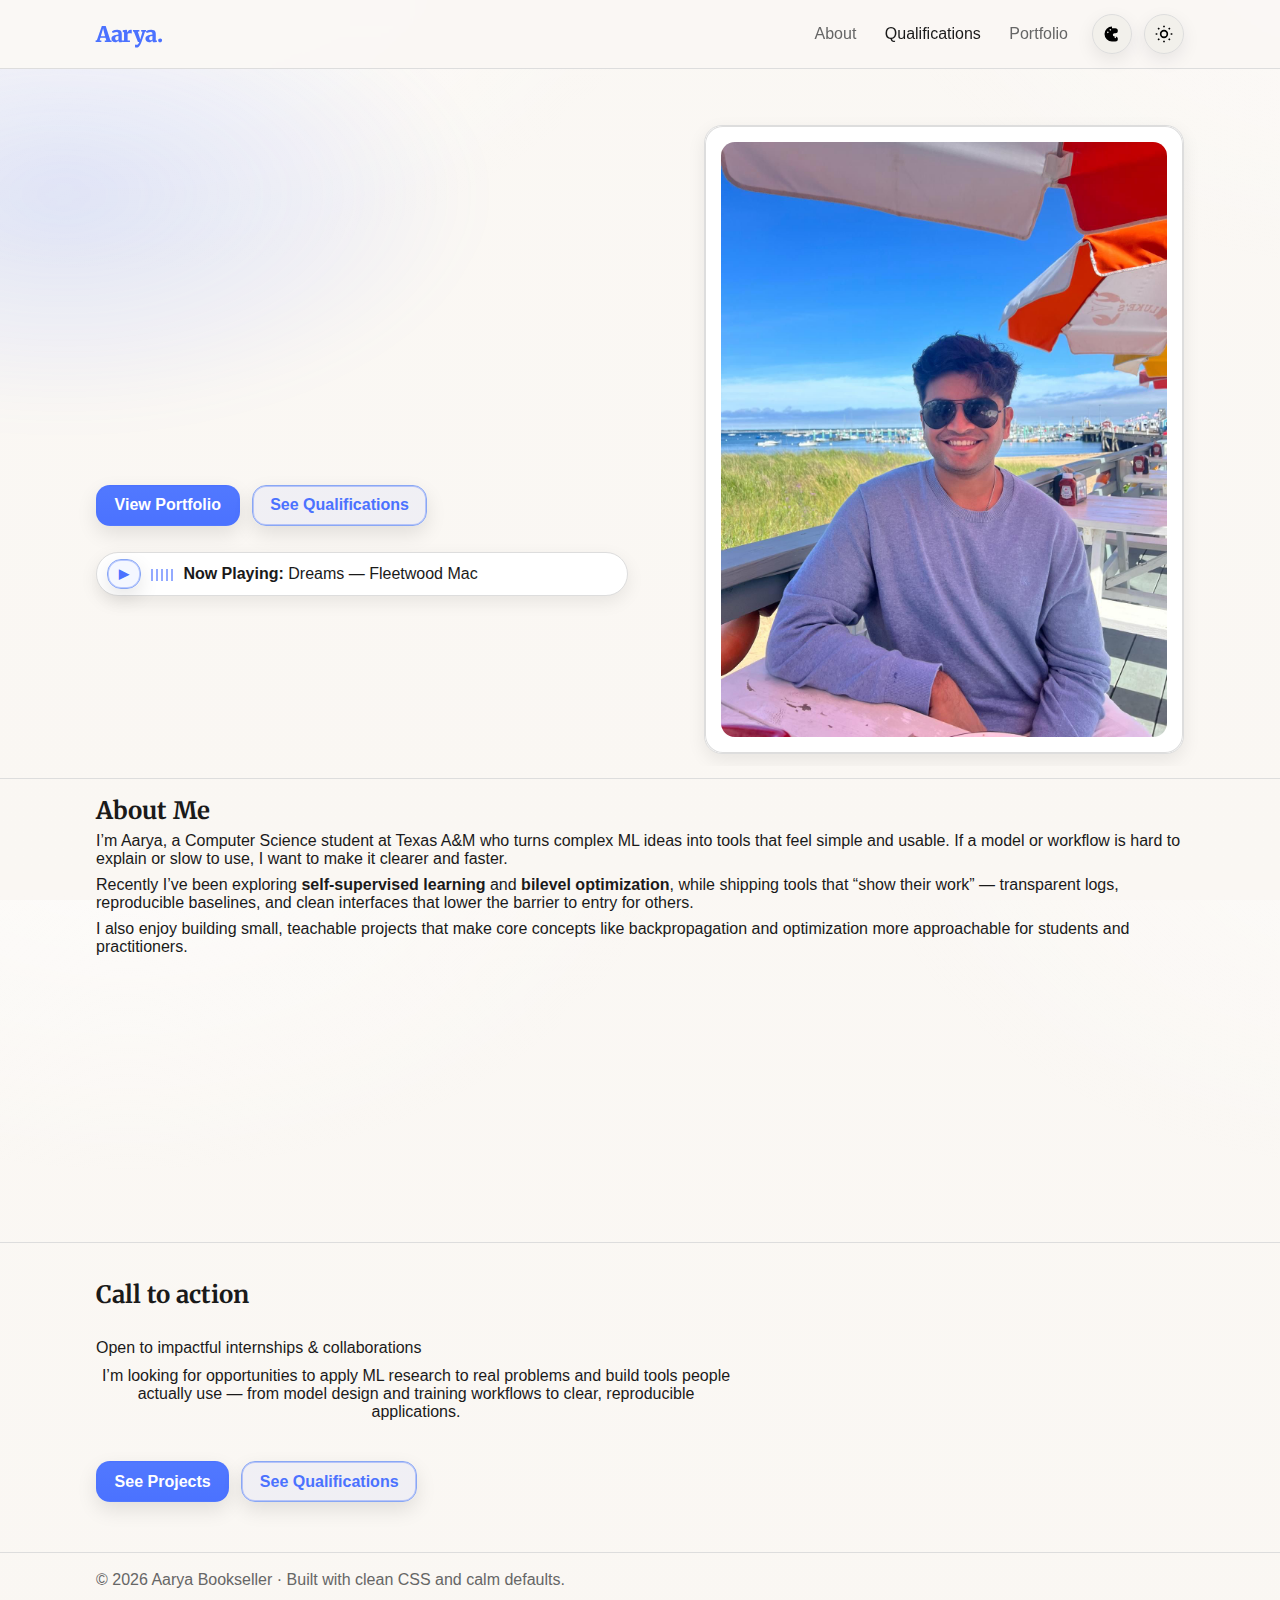
<file: index.html>
<!DOCTYPE html>
<html lang="en">
<head>
  <!-- Apply saved/system theme BEFORE CSS to avoid flash -->
  <script>
    (function () {
      const KEY = "theme";
      const root = document.documentElement;
      const media = window.matchMedia("(prefers-color-scheme: dark)");
      let t;
      try { t = localStorage.getItem(KEY); } catch {}
      if (t !== "light" && t !== "dark") t = media.matches ? "dark" : "light";
      root.setAttribute("data-theme", t);
      root.classList.toggle("dark", t === "dark");
      root.classList.toggle("light", t === "light");
    })();
  </script>

  <meta charset="UTF-8" />
  <meta name="viewport" content="width=device-width, initial-scale=1" />
  <title>Aarya Bookseller – Machine Learning</title>
  <meta name="description" content="Aarya Bookseller — Machine Learning projects focused on usability, reproducibility, and product clarity." />
  <meta name="theme-color" content="#E8DCC7" />
  <link href="https://fonts.googleapis.com/css2?family=Merriweather:wght@700;800&display=swap" rel="stylesheet">
  <link rel="preconnect" href="https://fonts.googleapis.com">
  <link rel="preconnect" href="https://fonts.gstatic.com" crossorigin>
  <link href="https://fonts.googleapis.com/css2?family=Inter:wght@300;400;600;800&display=swap" rel="stylesheet">
  <link rel="stylesheet" href="style.css" />
</head>
<body>

  <!-- Header -->
  <header class="site-header">
    <div class="container">
      <a class="brand" href="index.html" aria-label="Home">Aarya<span>.</span></a>

      <nav class="site-nav" aria-label="Primary">
        <a href="index.html">About</a>
        <a href="qualifications.html" aria-current="page">Qualifications</a>
        <a href="portfolio.html">Portfolio</a>
      </nav>

      <!-- Accent picker -->
      <div class="accent-picker" id="accentPicker" aria-expanded="false">
        <button class="theme-toggle" id="accentToggle" aria-label="Choose accent color" title="Choose accent">
          <svg viewBox="0 0 24 24" width="20" height="20" fill="currentColor" aria-hidden="true">
            <path d="M12 3a9 9 0 0 0 0 18h4a3 3 0 0 0 0-6h-1a2 2 0 1 1 0-4h1a3 3 0 0 0 0-6h-4zM7 11a1 1 0 1 1 0-2 1 1 0 0 1 0 2zm3-3a1 1 0 1 1 0-2 1 1 0 0 1 0 2zm6 9a1 1 0 1 1 0-2 1 1 0 0 1 0 2z"/>
          </svg>
        </button>
        <div class="accent-menu" id="accentMenu" role="menu" aria-label="Choose accent color">
          <button class="accent-swatch" data-accent="#4b72ff" style="background:#4b72ff" title="Blue"></button>
          <button class="accent-swatch" data-accent="#ff7a59" style="background:#ff7a59" title="Coral"></button>
          <button class="accent-swatch" data-accent="#00b894" style="background:#00b894" title="Teal"></button>
          <button class="accent-swatch" data-accent="#a55eea" style="background:#a55eea" title="Purple"></button>
          <button class="accent-swatch" data-accent="#f2c94c" style="background:#f2c94c" title="Gold"></button>
        </div>
      </div>

      <!-- Theme toggle -->
      <button id="themeToggle" class="theme-toggle" aria-label="Toggle color theme" title="Toggle light/dark" aria-pressed="false">
        <svg class="icon-sun" viewBox="0 0 24 24" fill="none" stroke="currentColor" aria-hidden="true">
          <circle cx="12" cy="12" r="4" stroke-width="2"/>
          <path stroke-width="2" d="M12 2v2m0 16v2M2 12h2m16 0h2M4.93 4.93l1.41 1.41M17.66 17.66l1.41 1.41M4.93 19.07l1.41-1.41M17.66 6.34l1.41-1.41"/>
        </svg>
        <svg class="icon-moon" viewBox="0 0 24 24" fill="currentColor" aria-hidden="true">
          <path d="M21 12.79A9 9 0 1 1 11.21 3 7 7 0 0 0 21 12.79z"/>
        </svg>
      </button>
    </div>
  </header>

  <!-- Hero -->
  <section class="hero" id="top">
    <div class="container">
      <div class="grid-2" style="align-items:center;">
        <div class="col">
          <h1 class="hero__title hero-animate">Machine Learning, designed for clarity and impact.</h1>
          <p class="hero__lead hero-animate">
            I build machine learning tools that balance cutting-edge research with practical usability:
            routing under uncertainty, explainable training frameworks, and lightweight teaching models.
            Every project is crafted with reproducibility, thoughtful UX, and long-term reliability in mind.
          </p>

          <div class="cta-row">
            <a class="btn" href="portfolio.html">View Portfolio</a>
            <a class="btn btn--ghost" href="qualifications.html">See Qualifications</a>
          </div>

          <!-- Music -->
          <div class="music-pill" id="music" style="margin-top:10px;">
            <button id="musicToggle" class="btn btn--ghost" style="padding:.4rem .7rem" aria-label="Play music" title="Play/Pause">▶</button>
            <div class="eq" aria-hidden="true">
              <span class="eq-bar"></span><span class="eq-bar"></span><span class="eq-bar"></span><span class="eq-bar"></span><span class="eq-bar"></span>
            </div>
            <div class="track"><strong>Now Playing:</strong> Dreams — Fleetwood Mac</div>
            <audio id="player" preload="none" src="assets/Fleetwood Mac - Dreams (Official Music Video) [4K].mp3"></audio>
          </div>
        </div>

        <figure class="card" style="justify-self:end; max-width:480px; margin:0;">
          <img src="assets/download.jpeg" alt="Aarya Bookseller portrait" style="display:block;width:100%;height:auto;border-radius:14px;">
        </figure>
      </div>
    </div>
  </section>

  <div class="divider"></div>

  <!-- About -->
  <section class="section" aria-labelledby="about-heading">
    <div class="container col">
      <div>
        <h2 id="about-heading" style="margin:0 0 6px;">About Me</h2>
        <p class="lead" style="margin:0 0 8px;">
          I’m Aarya, a Computer Science student at Texas A&amp;M who turns complex ML ideas into tools that feel simple and usable.
          If a model or workflow is hard to explain or slow to use, I want to make it clearer and faster.
        </p>
        <p style="margin:0 0 8px;">
          Recently I’ve been exploring <strong>self-supervised learning</strong> and <strong>bilevel optimization</strong>,
          while shipping tools that “show their work” — transparent logs, reproducible baselines, and clean interfaces
          that lower the barrier to entry for others.
        </p>
        <p style="margin:0;">
          I also enjoy building small, teachable projects that make core concepts like backpropagation and optimization
          more approachable for students and practitioners.
        </p>
      </div>

      <div class="grid-2">
        <article class="card reveal">
          <div class="row" style="gap:12px">
            <div style="font-size:20px">🎓</div>
            <div>
              <strong>Texas A&amp;M · CS</strong><br>
              Coursework in ML, probability/statistics, and linear algebra — solid foundations for research and applied projects.
            </div>
          </div>
        </article>

        <article class="card reveal">
          <div class="row" style="gap:12px">
            <div style="font-size:20px">🚢</div>
            <div>
              <strong>NaviAI</strong><br>
              An AI-powered maritime routing project integrating weather and sentiment to optimize routes
              across time, cost, and risk — with explainable trade-offs.
            </div>
          </div>
        </article>

        <article class="card reveal">
          <div class="row" style="gap:12px">
            <div style="font-size:20px">🧪</div>
            <div>
              <strong>Style Converter · Micrograd</strong><br>
              Lightweight ML prototypes that clarify core ideas like backpropagation and optimization,
              with readable code, unit tests, and visual training traces.
            </div>
          </div>
        </article>

        <article class="card reveal">
          <div class="row" style="gap:12px">
            <div style="font-size:20px">☕️</div>
            <div>
              <strong>Rhythm</strong><br>
              Morning runs, strength training, coffee, and long walks — habits that keep me grounded and fuel creative work.
            </div>
          </div>
        </article>
      </div>
    </div>
  </section>

  <div class="divider"></div>

  <!-- CTA -->
  <section class="section" aria-labelledby="cta-heading">
    <div class="container col" style="gap:10px">
      <h2 id="cta-heading" class="sr-only">Call to action</h2>
      <span class="badge">Open to impactful internships &amp; collaborations</span>
      <p style="margin:0 0 12px;max-width:640px;text-align:center;">
        I’m looking for opportunities to apply ML research to real problems and build tools people actually use —
        from model design and training workflows to clear, reproducible applications.
      </p>
      <div class="cta-row">
        <a class="btn" href="portfolio.html">See Projects</a>
        <a class="btn btn--ghost" href="qualifications.html">See Qualifications</a>
      </div>
    </div>
  </section>

  <!-- Footer -->
  <footer class="site-footer">
    <div class="container">© <span id="year"></span> Aarya Bookseller · Built with clean CSS and calm defaults.</div>
  </footer>

  <!-- Scripts -->
  <script src="theme.js" defer></script>
  <script>
    document.getElementById('year').textContent = new Date().getFullYear();
  </script>
</body>
</html>
</file>
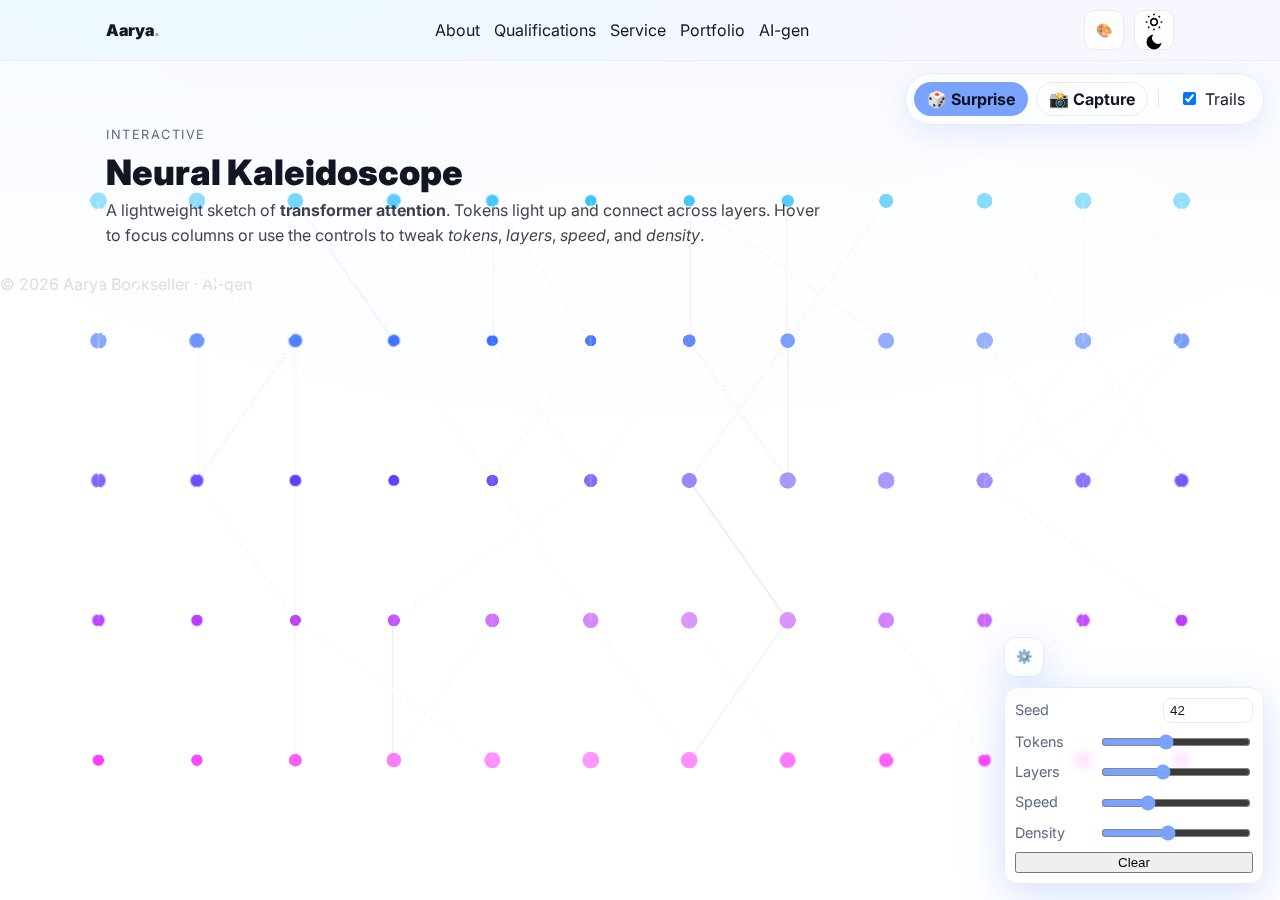
<file: ai.html>
<!DOCTYPE html>
<html lang="en">
<head>
  <!-- ===== Early theme boot (no FOUC) ===== -->
  <script>
    (() => {
      const KEY = "theme";
      const sys = matchMedia("(prefers-color-scheme: dark)").matches ? "dark" : "light";
      let t; try { t = localStorage.getItem(KEY); } catch {}
      if (t !== "light" && t !== "dark") t = sys;
      document.documentElement.setAttribute("data-theme", t);
      document.documentElement.style.colorScheme = t;
      // meta theme-color for mobile UI
      let meta = document.querySelector('meta[name="theme-color"]');
      if (!meta) { meta = document.createElement("meta"); meta.name = "theme-color"; document.head.appendChild(meta); }
      meta.setAttribute("content", t === "dark" ? "#0b0f14" : "#faf7f3");
      // public helper (used by the toggle)
      window.__setTheme = (theme) => {
        const next = theme === "dark" ? "dark" : "light";
        const root = document.documentElement;
        root.setAttribute("data-theme", next);
        root.style.colorScheme = next;
        try { localStorage.setItem(KEY, next); } catch {}
        const metaEl = document.querySelector('meta[name="theme-color"]');
        if (metaEl) metaEl.setAttribute("content", next === "dark" ? "#0b0f14" : "#faf7f3");
        // broadcast for listeners (animation & sizing)
        root.dispatchEvent(new CustomEvent("themechange", { detail: { effective: next } }));
        window.dispatchEvent(new CustomEvent("themechange", { detail: { effective: next } }));
      };
    })();
  </script>

  <meta charset="UTF-8" />
  <meta name="viewport" content="width=device-width, initial-scale=1" />
  <title>Neural Kaleidoscope — Aarya Bookseller</title>
  <meta name="description" content="Interactive transformer-attention sketch with a minimal HUD. Hover to focus columns; tweak tokens, layers, speed, density." />

  <!-- Fonts & Icons (CDNs OK to keep) -->
  <link rel="preconnect" href="https://fonts.googleapis.com">
  <link rel="preconnect" href="https://fonts.gstatic.com" crossorigin>
  <link href="https://fonts.googleapis.com/css2?family=Inter:wght@300;400;600;800&display=swap" rel="stylesheet">
  <link rel="stylesheet" href="https://cdnjs.cloudflare.com/ajax/libs/font-awesome/6.5.1/css/all.min.css">

  <!-- ===== ALL STYLES (inline) ===== -->
  <style>
    /* ========== Base / layout tokens ========== */
    :root{
      --accent: #7aa2ff;

      /* Header sizing (updated precisely by JS for canvas anchor) */
      --header-h: 72px;

      /* AI page tokens (dark-first) */
      --ai-bg0: #070a12;
      --ai-bg1: #0e1423;
      --ai-ink: #eaf2ff;
      --ai-muted: #9fb1cf;
      --ai-ring: #23314a;
      --ai-accent: var(--accent);
      --ai-fx1: #00e7ff;
      --ai-fx2: #ff5bd1;
      --ai-glow: 0 10px 40px color-mix(in oklab, var(--ai-accent) 35%, transparent);
    }
    [data-theme="light"] {
      --ai-bg0: #f6f8ff;
      --ai-bg1: #ffffff;
      --ai-ink: #121522;
      --ai-muted: #5b6a83;
      --ai-ring: #e6ebf5;
    }

    /* ========== Base reset-ish ========== */
    * { box-sizing: border-box; }
    html, body { height: 100%; }
    body {
      margin: 0;
      font-family: Inter, system-ui, -apple-system, Segoe UI, Roboto, "Helvetica Neue", Arial, "Noto Sans", "Apple Color Emoji","Segoe UI Emoji", "Segoe UI Symbol";
      line-height: 1.55;
      color: var(--ai-ink);
      background:
        radial-gradient(1200px 800px at 15% -10%,
          color-mix(in oklab, var(--ai-fx1) 12%, transparent) 0%, transparent 60%),
        radial-gradient(1200px 800px at 120% -20%,
          color-mix(in oklab, var(--ai-fx2) 10%, transparent) 0%, transparent 65%),
        linear-gradient(180deg, var(--ai-bg0), var(--ai-bg1));
    }
    a { color: inherit; text-decoration: none; }
    a:hover { text-decoration: underline; }
    .container { max-width: 1100px; margin: 0 auto; padding: 0 16px; display: flex; }

    /* ========== Header ========== */
    .site-header.ai-header{
      position: sticky; top: 0; z-index: 5;
      border-bottom: 1px solid color-mix(in oklab, var(--ai-ring) 70%, transparent);
      background: color-mix(in oklab, var(--ai-bg0) 60%, transparent);
      backdrop-filter: blur(8px);
      transition: transform .45s ease, opacity .45s ease,
                  background-color .3s ease, backdrop-filter .3s ease;
      will-change: transform, opacity;
    }
    .site-header .container { align-items: center; justify-content: space-between; padding-block: 10px; }
    .ai-header.is-condensed .container{ padding-block: 6px; }
    .ai-header.is-hidden{ transform: translateY(-100%); opacity: 0; }
    .brand { font-weight: 900; letter-spacing: -0.02em; }
    .brand span { color: var(--ai-accent); }
    .site-nav { display: flex; gap: 14px; }
    .nav-toggle { display: none; }

    @media (max-width: 720px){
      .site-header .container{
        display: grid !important;
        grid-template-columns: 1fr auto;
        grid-template-areas:
          "brand navbtn"
          "nav   nav"
          "actions actions";
        gap: 10px;
      }
      .brand { grid-area: brand; }
      .nav-toggle{
        display: inline-flex; grid-area: navbtn;
        align-items: center; justify-content: center;
        width: 40px; height: 40px; border-radius: 10px;
        border: 1px solid var(--ai-ring);
        background: color-mix(in oklab, var(--ai-bg1) 85%, transparent);
        cursor: pointer;
      }
      .site-nav{
        grid-area: nav; display: none; flex-direction: column; gap: 8px;
        padding-top: 8px; border-top: 1px solid var(--ai-ring);
        transform-origin: top; transform: scaleY(.98); opacity: .95;
        transition: transform .18s ease, opacity .18s ease;
      }
      .site-nav.open{ display: flex; transform: scaleY(1); opacity: 1; }
      .header-actions { grid-area: actions; justify-self: start; }
    }

    .theme-toggle{
      display: inline-grid; place-items: center;
      width: 40px; height: 40px; border-radius: 10px;
      border: 1px solid var(--ai-ring);
      background: color-mix(in oklab, var(--ai-bg1) 85%, transparent);
      cursor: pointer;
    }
    .accent-picker { position: relative; }
    .accent-menu{
      position: absolute; right: 0; top: 110%; z-index: 10; display: grid; gap: 6px;
      padding: 8px; border: 1px solid var(--ai-ring); border-radius: 12px;
      background: color-mix(in oklab, var(--ai-bg1) 70%, transparent);
      box-shadow: 0 8px 24px rgba(0,0,0,.25);
      display: none;
    }
    .accent-picker[aria-expanded="true"] .accent-menu{ display: grid; }
    .accent-swatch{
      width: 28px; height: 28px; border-radius: 999px; border: 1px solid #0003; cursor: pointer;
    }

    /* ========== Hero ========== */
    .ai-hero{ position: relative; z-index: 2; padding: 64px 0 24px; --hero-y:0px; --hero-op:1; }
    .ai-hero::before{
      content: ""; position: absolute; inset: 0; z-index: -1;
      background: linear-gradient(to bottom,
        color-mix(in oklab, var(--ai-bg0) 65%, transparent) 0%,
        transparent 70%);
      pointer-events: none;
    }
    .ai-hero-wrap{ max-width: 1100px; margin: 0 auto; padding: 0 16px; }
    .ai-kicker{ font-size: .8rem; letter-spacing: .12em; text-transform: uppercase; color: var(--ai-muted); margin: 0 0 .5rem; }
    .ai-title{ margin: 0 0 .4rem; font-weight: 900; font-size: clamp(1.6rem, 3.2vw, 2.2rem); line-height: 1.1; }
    .ai-lead{ margin: 0; max-width: 72ch; color: color-mix(in oklab, var(--ai-ink) 82%, transparent); }

    /* ========== Canvas (anchored below header) ========== */
    #netCanvas{
      position: fixed; left: 0; right: 0; bottom: 0;
      top: var(--header-h);
      z-index: 1;
      width: 100vw; height: auto; display: block;
      transform: translateY(var(--canvas-parallax, 0px));
      transition: transform .08s linear;
      filter: saturate(1.12); touch-action: none;
      background: radial-gradient(1200px 700px at 50% -20%,
                  color-mix(in oklab, var(--ai-accent) 10%, transparent), transparent);
    }

    /* ========== Floating controls (optional) ========== */
    .controls{
      position: fixed; right: 16px; top: calc(var(--header-h) + 12px); z-index: 4;
      display: flex; align-items: center; gap: 8px; padding: 8px;
      background: color-mix(in oklab, var(--ai-bg1) 65%, transparent);
      border: 1px solid var(--ai-ring); border-radius: 999px;
      box-shadow: 0 8px 28px color-mix(in oklab, var(--ai-accent) 18%, transparent);
      backdrop-filter: blur(6px);
    }
    .controls .btn{
      height: 34px; padding: 0 12px; border-radius: 999px; border: 1px solid var(--ai-ring);
      background: transparent; color: var(--ai-ink); cursor: pointer; font: inherit;
      display: inline-flex; align-items: center; justify-content: center; font-weight: 700;
    }
    .controls .btn--solid{
      background: var(--ai-accent); border-color: transparent; color: #0b1020;
    }
    .controls .sep{ width: 1px; height: 20px; background: var(--ai-ring); margin-inline: 2px; }
    .controls label{ cursor: pointer; }

    /* ========== HUD ========== */
    .hud{ position: fixed; right: 16px; bottom: 16px; z-index: 4; }
    .hud-toggle{
      width: 40px; height: 40px; border-radius: 12px; border: 1px solid var(--ai-ring);
      background: color-mix(in oklab, var(--ai-bg1) 85%, transparent); color: var(--ai-ink); cursor: pointer;
      box-shadow: var(--ai-glow);
    }
    .hud-panel{
      margin-top: 10px; padding: 10px; border-radius: 14px;
      background: color-mix(in oklab, var(--ai-bg1) 65%, transparent); color: var(--ai-ink);
      border: 1px solid var(--ai-ring);
      display: grid; gap: 8px; min-width: 260px; max-width: min(92vw, 600px);
      box-shadow: var(--ai-glow); backdrop-filter: blur(6px);
    }
    .hud-row{ display: grid; gap: 8px; }
    .hud-control{ display: flex; align-items: center; justify-content: space-between; gap: 10px; }
    .hud-control span{ font-size: .9rem; color: var(--ai-muted); }
    .hud-control input[type="range"]{ width: 150px; accent-color: var(--ai-accent); }
    .hud-control input[type="number"]{ width: 90px; color: inherit; background: transparent; border: 1px solid var(--ai-ring); border-radius: 8px; padding: 4px 6px; }


    /* ========== A11y / prefs ========== */
    .ai-page :focus-visible{
      outline: none;
      box-shadow: 0 0 0 3px color-mix(in oklab, var(--ai-accent) 45%, transparent);
      border-radius: 10px;
    }
    @media (max-width: 720px){ .controls{ top: auto; bottom: 16px; right: 16px; } }
    @media (prefers-reduced-motion: reduce){ #netCanvas, .ai-header{ transition: none !important; } }
  </style>
</head>

<body class="ai-page">
  <!-- Backdrop animation -->
  <canvas id="netCanvas" aria-label="Neural attention animation"></canvas>

  <!-- Header -->
  <header class="site-header ai-header">
    <div class="container">
      <a class="brand" href="index.html">Aarya<span>.</span></a>

      <button class="nav-toggle" aria-label="Toggle navigation" aria-expanded="false">☰</button>

      <nav id="site-nav" class="site-nav" aria-label="Primary">
        <a href="index.html">About</a>
        <a href="qualifications.html">Qualifications</a>
        <a href="service.html">Service</a>
        <a href="portfolio.html">Portfolio</a>
        <a href="ai.html" aria-current="page">AI-gen</a>
      </nav>

      <div class="header-actions" style="display:flex; gap:10px; align-items:center;">
        <!-- Accent picker -->
        <div class="accent-picker" id="accentPicker" aria-expanded="false">
          <button class="theme-toggle" id="accentToggle" aria-label="Choose accent color" title="Choose accent">
            🎨
          </button>
          <div class="accent-menu" id="accentMenu" role="menu" aria-label="Choose accent color">
            <button class="accent-swatch" data-accent="#4b72ff"  style="background:#4b72ff"  title="Blue"></button>
            <button class="accent-swatch" data-accent="#ff7a59" style="background:#ff7a59" title="Coral"></button>
            <button class="accent-swatch" data-accent="#00b894" style="background:#00b894" title="Teal"></button>
            <button class="accent-swatch" data-accent="#a55eea" style="background:#a55eea" title="Purple"></button>
            <button class="accent-swatch" data-accent="#f2c94c" style="background:#f2c94c" title="Gold"></button>
          </div>
        </div>

        <!-- Theme toggle -->
        <button id="themeToggle" class="theme-toggle" aria-label="Toggle color theme" title="Toggle light/dark" aria-pressed="false">
          <svg class="icon-sun" viewBox="0 0 24 24" fill="none" stroke="currentColor" aria-hidden="true" width="20" height="20">
            <circle cx="12" cy="12" r="4" stroke-width="2"/>
            <path stroke-width="2" d="M12 2v2m0 16v2M2 12h2m16 0h2M4.93 4.93l1.41 1.41M17.66 17.66l1.41 1.41M4.93 19.07l1.41-1.41M17.66 6.34l1.41-1.41"/>
          </svg>
          <svg class="icon-moon" viewBox="0 0 24 24" fill="currentColor" aria-hidden="true" width="20" height="20">
            <path d="M21 12.79A9 9 0 1 1 11.21 3 7 7 0 0 0 21 12.79z"/>
          </svg>
        </button>
      </div>
    </div>
  </header>

  <!-- Hero -->
  <section class="ai-hero" aria-describedby="lead">
    <div class="ai-hero-wrap">
      <p class="ai-kicker">Interactive</p>
      <h1 class="ai-title">Neural Kaleidoscope</h1>
      <p id="lead" class="ai-lead">
        A lightweight sketch of <strong>transformer attention</strong>. Tokens light up and connect across layers.
        Hover to focus columns or use the controls to tweak <em>tokens</em>, <em>layers</em>, <em>speed</em>, and <em>density</em>.
      </p>
    </div>
  </section>

  <!-- Floating controls -->
  <div class="controls" role="toolbar" aria-label="Animation controls">
    <button id="randomize" class="btn btn--solid">🎲 Surprise</button>
    <button id="snapshot" class="btn">📸 Capture</button>
    <span class="sep" aria-hidden="true"></span>
    <label class="toggle" style="display:flex; align-items:center; gap:6px; padding:0 10px;">
      <input type="checkbox" id="trailToggle" checked aria-label="Trails" />
      Trails
    </label>
  </div>

  <!-- Minimal HUD -->
  <div class="hud">
    <button id="hudToggle" class="hud-toggle" aria-expanded="false" title="Open controls">⚙️</button>
    <div id="hudPanel" class="hud-panel" hidden>
      <div class="hud-row">
        <label class="hud-control"><span>Seed</span>   <input type="number" id="seedInput" value="42" step="1" /></label>
        <label class="hud-control"><span>Tokens</span> <input type="range"  id="tokInput"  min="6"  max="20" value="12" /></label>
        <label class="hud-control"><span>Layers</span> <input type="range"  id="layInput"  min="3"  max="8"  value="5"  /></label>
        <label class="hud-control"><span>Speed</span>  <input type="range"  id="spdInput"  min="1"  max="100" value="30" /></label>
        <label class="hud-control"><span>Density</span><input type="range"  id="denInput"  min="20" max="100" value="55" /></label>
      </div>
      <div class="hud-row">
        <button id="clear" class="btn">Clear</button>
      </div>
    </div>
  </div>

  <!-- Footer -->
  <footer class="site-footer">
    © <span id="year"></span> Aarya Bookseller · AI-gen
  </footer>

  <!-- ===== ALL SCRIPTS (inline) ===== -->
  <script>
    // Footer year
    document.getElementById('year').textContent = new Date().getFullYear();

    // Mobile nav
    (() => {
      const t = document.querySelector('.nav-toggle');
      const n = document.getElementById('site-nav');
      if (!t || !n) return;
      t.addEventListener('click', () => {
        const open = t.getAttribute('aria-expanded') === 'true';
        t.setAttribute('aria-expanded', String(!open));
        n.classList.toggle('open', !open);
      });
    })();

    // Accent picker (persist)
    (() => {
      const picker = document.getElementById('accentPicker');
      const menu   = document.getElementById('accentMenu');
      const toggle = document.getElementById('accentToggle');
      if (!picker || !menu || !toggle) return;

      const ACCENT_KEY = "accent";
      try {
        const saved = localStorage.getItem(ACCENT_KEY);
        if (saved) document.documentElement.style.setProperty('--accent', saved);
      } catch {}

      toggle.addEventListener('click', (e) => {
        e.stopPropagation();
        const ex = picker.getAttribute('aria-expanded') === 'true';
        picker.setAttribute('aria-expanded', String(!ex));
      });
      document.addEventListener('click', (e) => {
        if (!picker.contains(e.target)) picker.setAttribute('aria-expanded','false');
      });
      menu.addEventListener('click', (e) => {
        const sw = e.target.closest('[data-accent]');
        if (!sw) return;
        const color = sw.dataset.accent;
        document.documentElement.style.setProperty('--accent', color);
        try { localStorage.setItem(ACCENT_KEY, color); } catch {}
        picker.setAttribute('aria-expanded', 'false');
      });
    })();

    // Theme toggle
    (() => {
      const btn = document.getElementById('themeToggle');
      if (!btn) return;
      const setPressed = () => btn.setAttribute('aria-pressed', String((document.documentElement.getAttribute('data-theme')||'light') === 'dark'));
      setPressed();
      btn.addEventListener('click', () => {
        const cur = document.documentElement.getAttribute('data-theme') || 'light';
        const next = cur === 'dark' ? 'light' : 'dark';
        window.__setTheme(next);
        setPressed();
      });
    })();

    // Header scroll + canvas parallax & header height sync
    (() => {
      const reduce = matchMedia('(prefers-reduced-motion: reduce)').matches;
      const header = document.querySelector('.ai-header') || document.querySelector('.site-header');
      const canvas = document.getElementById('netCanvas');
      if (!header || !canvas) return;
      let lastY = scrollY, ticking = false;
      const clamp=(v,a,b)=>Math.max(a,Math.min(b,v));
      const HIDE_START=90, HIDE_HARD=180, CAN_PARALLAX=12;

      function setHeaderVar(){
        const h = Math.ceil(header.getBoundingClientRect().height || 0);
        document.documentElement.style.setProperty('--header-h', h + 'px');
      }
      setHeaderVar();
      addEventListener('resize', () => requestAnimationFrame(setHeaderVar), { passive:true });
      if (document.fonts?.ready) document.fonts.ready.then(setHeaderVar);
      window.addEventListener('themechange', setHeaderVar);

      function onScroll(){
        if (ticking) return; ticking = true;
        requestAnimationFrame(() => {
          const y = scrollY || 0, down = y > lastY;
          header.classList.toggle('is-condensed', y > 16);
          const p = clamp((y - HIDE_START) / (HIDE_HARD - HIDE_START), 0, 1);
          if (down && p > 0.02) header.classList.add('is-hidden');
          if (!down && p < 0.66) header.classList.remove('is-hidden');

          if (!reduce) canvas.style.setProperty('--canvas-parallax', (CAN_PARALLAX * clamp(y/260,0,1)) + 'px');
          lastY = y; ticking = false;
        });
      }
      addEventListener('scroll', onScroll, { passive: true });
      addEventListener('load', onScroll);
      onScroll();
    })();

    // HUD toggle
    (() => {
      const toggle = document.getElementById('hudToggle');
      const panel  = document.getElementById('hudPanel');
      if (!toggle || !panel) return;
      toggle.addEventListener('click', () => {
        const open = toggle.getAttribute('aria-expanded') === 'true';
        toggle.setAttribute('aria-expanded', String(!open));
        panel.hidden = open;
      });
      document.addEventListener('click', (e) => {
        if (!panel.hidden && !panel.contains(e.target) && e.target !== toggle){
          panel.hidden = true; toggle.setAttribute('aria-expanded','false');
        }
      });
    })();

    /* ===============================
       Neural Kaleidoscope (inline ai.js)
       =============================== */
    (() => {
      const $ = (id) => document.getElementById(id);
      const must = (id) => { const el = $(id); if (!el) console.error(`[ai.js] Missing #${id}`); return el; };
      const clamp = (v,a,b)=>Math.max(a,Math.min(b,v));

      // —— Theme helpers ——————————————————
      const root = document.documentElement;
      const isDark = () => (root.getAttribute("data-theme") || "light") === "dark";
      let trailFill = isDark() ? "rgba(0,0,0,0.06)" : "rgba(255,255,255,0.06)";
      function refreshThemeBits() {
        trailFill = isDark() ? "rgba(0,0,0,0.06)" : "rgba(255,255,255,0.06)";
      }
      root.addEventListener("themechange", refreshThemeBits);
      window.addEventListener("themechange", refreshThemeBits);

      // —— Header height → CSS var (kept in sync) ——
      const header = document.querySelector(".ai-header") || document.querySelector(".site-header");
      function setHeaderVar(){
        if (!header) return;
        const h = Math.ceil(header.getBoundingClientRect().height || 0);
        root.style.setProperty("--header-h", h + "px");
      }
      setHeaderVar();
      addEventListener("resize", () => requestAnimationFrame(setHeaderVar), { passive:true });
      if (document.fonts?.ready) document.fonts.ready.then(setHeaderVar);
      window.addEventListener("themechange", () => { setHeaderVar(); sizeCanvas(); });

      // —— Canvas bootstrap ————————————————
      const canvas = must("netCanvas");
      const ctx = canvas?.getContext?.("2d");
      if (!canvas || !ctx) return;

      const DPR = Math.max(1, Math.min(2, window.devicePixelRatio || 1));
      function sizeCanvas(){
        const headerH = parseFloat(getComputedStyle(root).getPropertyValue("--header-h")) || 0;
        const w = innerWidth;
        const h = Math.max(0, innerHeight - headerH);
        canvas.style.width  = w + "px";
        canvas.style.height = h + "px";
        canvas.width  = Math.floor(w * DPR);
        canvas.height = Math.floor(h * DPR);
        ctx.setTransform(DPR, 0, 0, DPR, 0, 0);
      }
      sizeCanvas();
      addEventListener("resize", sizeCanvas, { passive:true });

      // —— Controls ————————————————————————
      const seedInput = must("seedInput");
      const tokInput  = must("tokInput");
      const layInput  = must("layInput");
      const spdInput  = must("spdInput");
      const denInput  = must("denInput");
      const trailT    = must("trailToggle");
      const randomBtn = must("randomize");
      const clearBtn  = must("clear");
      const snapBtn   = must("snapshot");
      const hudToggle = must("hudToggle");
      const hudPanel  = must("hudPanel");

      hudToggle.addEventListener("click", () => {
        const open = hudToggle.getAttribute("aria-expanded") === "true";
        hudToggle.setAttribute("aria-expanded", String(!open));
        hudPanel.hidden = open;
      });

      // —— RNG ————————————————————————————————
      function mulberry32(a){ return function(){ let t=(a+=0x6D2B79F5); t=Math.imul(t^(t>>>15),t|1); t^=t+Math.imul(t^(t>>>7),t|61); return ((t^(t>>>14))>>>0)/4294967296; }; }

      // —— Sim state ————————————————————————
      let seed=42, TOKENS=12, LAYERS=5, SPEED=30, DENSITY=55;
      const mouse={ x:0, y:0, down:false, col:-1 };

      function layout(){
        const W = canvas.clientWidth, H = canvas.clientHeight;
        return { W,H, y:(L)=> (H/(LAYERS+1))*(L+1), x:(i)=> (W/(TOKENS+1))*(i+1) };
      }

      function makeWeights(){
        const rng = mulberry32((seed>>>0) ^ 0x9e3779b9);
        const ws=[];
        for(let L=0; L<LAYERS-1; L++){
          const M=[];
          for(let i=0;i<TOKENS;i++){
            const row=[];
            for(let j=0;j<TOKENS;j++){
              const base   = Math.exp(-Math.abs(i-j)*(0.4 + rng()*0.4));
              const wiggle = 0.5 + 0.5*Math.sin((i*0.7 + j*0.9 + L*0.6) + rng()*6.283);
              row.push(base*wiggle);
            }
            const s=row.reduce((a,b)=>a+b,0)||1;
            M.push(row.map(v=>v/s));
          }
          ws.push(M);
        }
        return ws;
      }
      let weights = makeWeights();

      function rebuild(newSeed,t,l,s,d){
        seed    = newSeed ?? (Number(seedInput.value)||42);
        TOKENS  = t ?? (Number(tokInput.value)||12);
        LAYERS  = l ?? (Number(layInput.value)||5);
        SPEED   = s ?? (Number(spdInput.value)||30);
        DENSITY = d ?? (Number(denInput.value)||55);
        weights = makeWeights();
        sizeCanvas(); // crisp sizing when counts change
      }

      // —— Render loop ———————————————————————
      function frame(now){
        const {W,H,y,x}=layout();

        // clear / fade (theme-aware)
        if (trailT.checked){
          ctx.fillStyle = trailFill;
          ctx.fillRect(0,0,canvas.width,canvas.height);
        } else {
          ctx.clearRect(0,0,canvas.width,canvas.height);
        }

        const anim = now * 0.001 * (SPEED/30);

        // edges
        ctx.save(); ctx.globalCompositeOperation="lighter";
        for(let L=0; L<LAYERS-1; L++){
          const y1=y(L), y2=y(L+1), M=weights[L];
          for(let i=0;i<TOKENS;i++){
            const x1=x(i);
            for(let j=0;j<TOKENS;j++){
              const x2=x(j), base=M[i][j];
              const pulse = 0.5 + 0.5*Math.sin(anim*2 + i*.5 + j*.7 + L*.6);
              if (base*(0.6 + 0.8*pulse) < DENSITY/200) continue;
              const focus = mouse.col>=0 ? Math.exp(-Math.abs(j-mouse.col)*0.8) : 1;
              const a = Math.min(1, base*pulse*1.2*focus);
              ctx.strokeStyle = `hsla(${260 - Math.abs(i-j)*18},100%,65%,${a})`;
              ctx.lineWidth = 0.8 + 2.4*a;
              ctx.beginPath();
              ctx.moveTo(x1,y1);
              ctx.quadraticCurveTo((x1+x2)/2,(y1+y2)/2,x2,y2);
              ctx.stroke();
            }
          }
        }
        ctx.restore();

        // nodes
        for(let L=0; L<LAYERS; L++){
          const yy=y(L);
          for(let i=0;i<TOKENS;i++){
            const xx=x(i), p=(Math.sin(anim*2 + i*.6 + L*.8)+1)/2;
            const r=5+3*p, focus= mouse.col===i ? 1 : .85;
            ctx.fillStyle = `hsla(${200 + L*25},100%,${62 + p*18}%,${0.9*focus})`;
            ctx.beginPath(); ctx.arc(xx,yy,r,0,Math.PI*2); ctx.fill();
          }
        }

        requestAnimationFrame(frame);
      }

      // —— Input ————————————————————————————
      function updateMouse(e,down){
        const r = canvas.getBoundingClientRect();
        const lx = e.clientX - r.left;
        const colW = layout().W/(TOKENS+1);
        mouse.col = Math.max(0, Math.min(TOKENS-1, Math.round(lx/colW)-1));
        mouse.down = down ?? mouse.down;
      }
      addEventListener("pointermove", (e)=>updateMouse(e), { passive:true });
      addEventListener("pointerdown", (e)=>updateMouse(e,true), { passive:true });
      addEventListener("pointerup", ()=>{ mouse.down=false; }, { passive:true });

      addEventListener("keydown", (e)=>{
        const k=e.key.toLowerCase();
        if (k==="r") randomize();
        if (k==="s") snapshot();
        if (k==="t") trailT.checked = !trailT.checked;
      });

      function randomize(){
        seedInput.value = Math.floor(Math.random()*1e9);
        tokInput.value  = Math.floor(8 + Math.random()*10);
        layInput.value  = Math.floor(4 + Math.random()*4);
        spdInput.value  = Math.floor(15 + Math.random()*60);
        denInput.value  = Math.floor(35 + Math.random()*60);
        rebuild();
      }

      function snapshot(){
        try{
          const url = canvas.toDataURL("image/png");
          const a=document.createElement("a");
          a.href=url; a.download=`neural-transformer-seed-${seed}.png`; a.click();
        }catch(e){ console.error("[ai.js] Snapshot failed", e); }
      }

      seedInput.addEventListener("change", ()=>rebuild());
      tokInput.addEventListener("input", ()=>rebuild());
      layInput.addEventListener("input", ()=>rebuild());
      spdInput.addEventListener("input", ()=>rebuild());
      denInput.addEventListener("input", ()=>rebuild());
      randomBtn.addEventListener("click", randomize);
      snapBtn.addEventListener("click", snapshot);
      clearBtn.addEventListener("click", ()=>ctx.clearRect(0,0,canvas.width,canvas.height));

      // —— Init ——————————————————————————————
      refreshThemeBits();
      rebuild(
        Number(seedInput.value),
        Number(tokInput.value),
        Number(layInput.value),
        Number(spdInput.value),
        Number(denInput.value)
      );
      requestAnimationFrame(frame);

      // flag ok
      window.__ai_ok = true;
    })();

    // Fallback alert if animation failed
    window.addEventListener('load', () => {
      setTimeout(() => {
        if (!window.__ai_ok) alert("Couldn’t start the animation. Check console for errors.");
      }, 300);
    });
  </script>
</body>
</html>
</file>
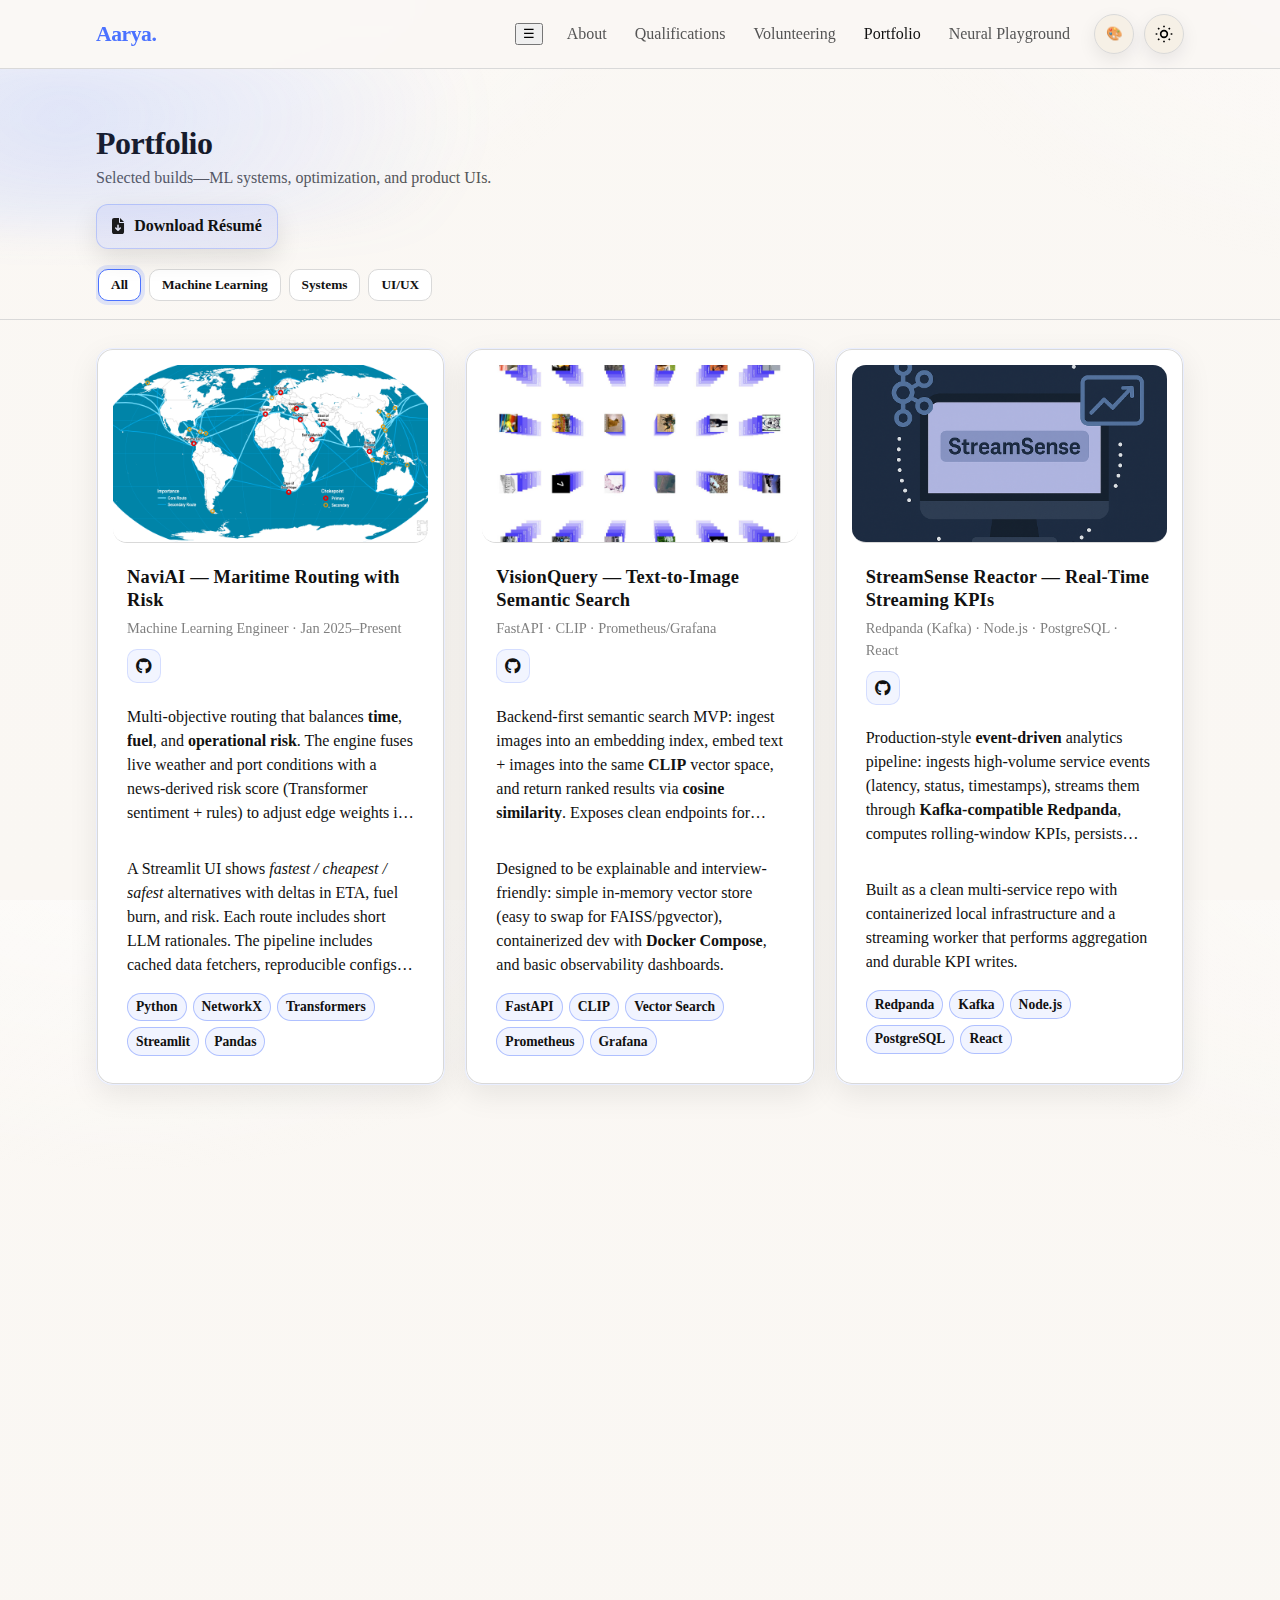
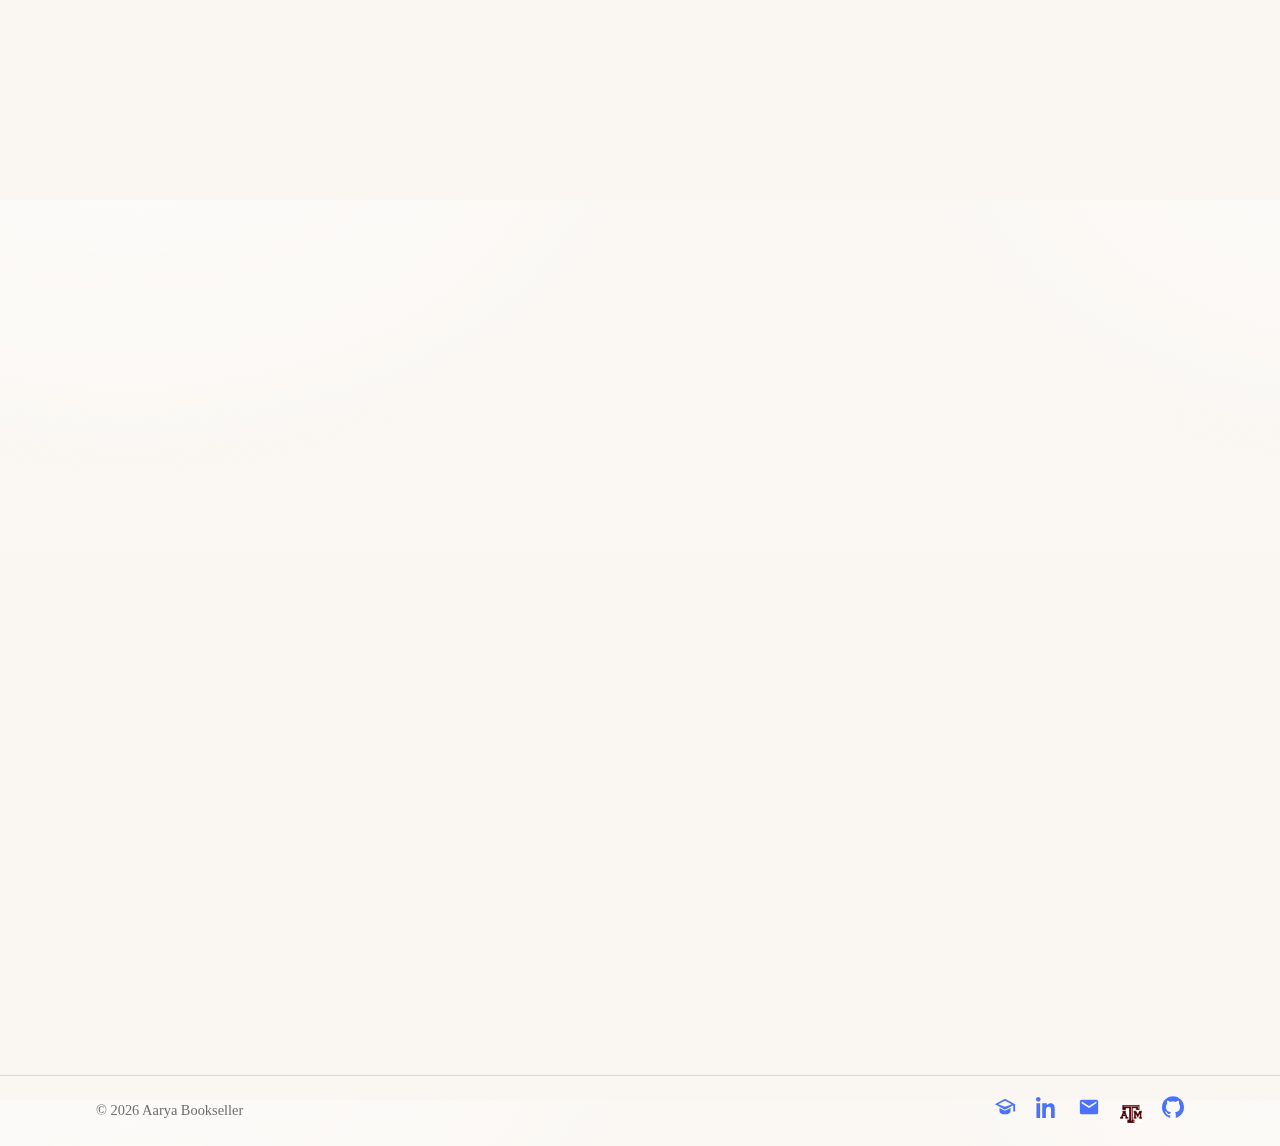
<file: portfolio.html>
<!DOCTYPE html>
<html lang="en">
<head>
  <!-- Icons -->
  <link rel="stylesheet"
        href="https://cdnjs.cloudflare.com/ajax/libs/font-awesome/6.5.1/css/all.min.css">

  <!-- ===== THEME BOOT (runs before paint) ===== -->
  <script>
    (function () {
      const KEY = "theme";
      const root = document.documentElement;
      const prefersDark = matchMedia("(prefers-color-scheme: dark)").matches;
      let t = "light";
      try {
        const saved = localStorage.getItem(KEY);
        t = (saved === "light" || saved === "dark") ? saved : (prefersDark ? "dark" : "light");
      } catch {}
      root.setAttribute("data-theme", t);
      root.style.colorScheme = t;

      // keep mobile browser UI in sync
      let meta = document.querySelector('meta[name="theme-color"]');
      if (!meta) { meta = document.createElement("meta"); meta.name = "theme-color"; document.head.appendChild(meta); }
      meta.setAttribute("content", t === "dark" ? "#0b0f14" : "#faf7f3");

      // helper (also toggles theme CSS once links exist)
      window.__setTheme = (theme) => {
        const next = theme === "dark" ? "dark" : "light";
        root.setAttribute("data-theme", next);
        root.style.colorScheme = next;
        try { localStorage.setItem(KEY, next); } catch {}
        const metaEl = document.querySelector('meta[name="theme-color"]');
        if (metaEl) metaEl.setAttribute("content", next === "dark" ? "#0b0f14" : "#faf7f3");
        const light = document.getElementById("lightCSS");
        const dark  = document.getElementById("darkCSS");
        if (light && dark) { light.disabled = next !== "light"; dark.disabled = next !== "dark"; }
      };
    })();
  </script>

  <meta charset="UTF-8" />
  <meta name="viewport" content="width=device-width, initial-scale=1" />
  <title>Aarya Bookseller – Portfolio</title>
  <meta name="description" content="Selected projects by Aarya Bookseller." />

  <!-- Fonts -->
  <link rel="preconnect" href="https://fonts.googleapis.com">
  <link rel="preconnect" href="https://fonts.gstatic.com" crossorigin>
  <link href="https://fonts.googleapis.com/css2?family=Inter:wght@300;400;600;800&display=swap" rel="stylesheet">

  <!-- ===== SITE STYLES ===== -->
  <link rel="stylesheet" href="style.css" />
  <!-- Theme files must have these IDs -->
  <link id="lightCSS" rel="stylesheet" href="theme-light.css">
  <link id="darkCSS"  rel="stylesheet" href="theme-dark.css" disabled>

  <!-- ===== Page micro-tweaks ===== -->
  <style>
    :root{
      --font-serif: "Times New Roman", Times, serif;
      --font-sans: "Times New Roman", Times, serif;
      --font-mono: ui-monospace, SFMono-Regular, Menlo, Consolas, monospace;
    }

    /* Times New Roman everywhere */
    html, body, button, input, select, textarea, .btn, .brand, nav a, p, li, .lead,
    .card, .card *, h1, h2, h3, h4, h5, h6, .tab, .pill, .meta, .resume-btn {
      font-family: var(--font-serif) !important;
    }

    /* Don't override icon fonts (Font Awesome) */
    .fa, .fa-solid, .fa-regular, .fa-light, .fa-thin, .fa-duotone {
      font-family: "Font Awesome 6 Free" !important;
    }
    .fa-brands{
      font-family: "Font Awesome 6 Brands" !important;
    }

    /* Keep headings bold */
    h1, h2, h3, h4, h5, h6 { font-weight: 700; }

    /* Preserve monospace for code blocks if any */
    code, pre { font-family: var(--font-mono) !important; }

    /* SVG icons should render normally */
    svg { font-family: initial !important; }

    body { line-height: 1.5; }
    p, li { text-align: justify; }
    .card p { text-align: left; }

    .hero h1 { margin: 0; }
    .hero .lead { margin: .25rem 0 0; }

    .tablist { display:flex; gap:8px; flex-wrap:wrap; margin-top:14px; }

    /* Resume button (clean + animated) */
    .resume-btn{
      display:inline-flex; align-items:center; gap:10px;
      padding:.6rem .95rem;
      border-radius:12px;
      border:1px solid color-mix(in oklab, var(--accent) 28%, transparent);
      background:color-mix(in oklab, var(--accent) 10%, transparent);
      color:var(--text,#111);
      text-decoration:none;
      font-weight:700;
      position:relative;
      overflow:hidden;
      transition:transform .18s ease, box-shadow .18s ease, background .18s ease;
      box-shadow:0 10px 26px rgba(0,0,0,.10);
    }
    .resume-btn i{ opacity:.95; }
    .resume-btn::before{
      content:"";
      position:absolute;
      inset:-2px;
      background:linear-gradient(120deg, transparent 0%, color-mix(in oklab, var(--accent) 35%, transparent) 35%, transparent 70%);
      transform:translateX(-120%);
      transition:transform .55s ease;
      pointer-events:none;
    }
    .resume-btn:hover{
      transform:translateY(-2px);
      box-shadow:0 14px 34px rgba(0,0,0,.16);
      background:color-mix(in oklab, var(--accent) 14%, transparent);
    }
    .resume-btn:hover::before{ transform:translateX(120%); }
    .resume-btn:active{ transform:translateY(0); }
    .resume-btn:focus-visible{
      outline:none;
      box-shadow:0 0 0 4px color-mix(in oklab, var(--accent) 18%, transparent), 0 14px 34px rgba(0,0,0,.16);
    }
    .tab[role="tab"]{
      border:1px solid var(--ring,#dcdcdc); background:var(--bg-1,#fff); color:var(--text,#111);
      border-radius:10px; padding:.45rem .75rem; font-weight:600; cursor:pointer;
      transition:transform .15s, box-shadow .15s, background .15s;
    }
    .tab[aria-selected="true"]{
      border-color:var(--accent,#4b72ff);
      box-shadow:0 0 0 4px color-mix(in oklab, var(--accent) 16%, transparent);
    }
    .tab:hover{ transform:translateY(-1px); }

    .grid-3, #projectsGrid{ display:grid; grid-template-columns:repeat(auto-fit, minmax(300px,1fr)); gap:20px; }

    .card.project{
      position:relative; border-radius:16px;
      border:1px solid color-mix(in oklab, var(--accent) 12%, transparent);
      background:var(--bg-1,#fff);
      box-shadow:0 10px 30px rgba(0,0,0,.08);
      overflow:clip; transform:translateY(8px); opacity:0;
      transition:transform .35s ease, opacity .35s ease, box-shadow .25s ease;
    }
    [data-theme="dark"] .card.project{
      background:color-mix(in oklab, #121212 92%, #ffffff 0%);
      box-shadow:0 14px 34px rgba(0,0,0,.35);
    }
    .card.project.is-visible{ transform:translateY(0); opacity:1; }
    /* Portfolio card polish */
    .card.project .card__body{ display:flex; flex-direction:column; padding:14px 16px; }
    .card.project .card__title{ font-size:1.15rem; line-height:1.25; margin:.1rem 0 .35rem; }
    .card.project .meta{ font-size:.9rem; opacity:.75; margin:0 0 .35rem; }
    .card.project p:not(.meta){
      display:-webkit-box; -webkit-box-orient:vertical; overflow:hidden; -webkit-line-clamp:5;
    }
    .card.project .pills{ margin-top:auto; }
    .card__img{ border-bottom:1px solid var(--ring,#e6e6e6); }
    .card__img{ display:block; width:100%; aspect-ratio:16/9; object-fit:cover; }
    .card__title{ margin:.6rem 0 .25rem; }
    .card .meta{ margin:0 0 .25rem; opacity:.75; font-size:.95rem; }
    .pills{ display:flex; gap:6px; flex-wrap:wrap; margin-top:.5rem; }
    .pill{
      font-size:.85rem; font-weight:600; padding:.2rem .5rem; border-radius:999px;
      border:1px solid color-mix(in oklab, var(--accent) 40%, transparent);
      background:color-mix(in oklab, var(--accent) 8%, transparent);
    }
    .card.project:hover{ box-shadow:0 16px 44px rgba(0,0,0,.16); }
    .project-links{ display:flex; gap:10px; align-items:center; margin:.25rem 0 .35rem; }
    .project-links a{ display:inline-flex; align-items:center; justify-content:center; width:34px; height:34px;
      border-radius:10px; border:1px solid color-mix(in oklab, var(--accent) 18%, transparent);
      background:color-mix(in oklab, var(--accent) 7%, transparent);
      color:var(--text,#111); text-decoration:none;
      transition:transform .15s ease, box-shadow .15s ease;
    }
    .project-links a:hover{ transform:translateY(-1px); box-shadow:0 10px 24px rgba(0,0,0,.14); }
    .project-links a:focus-visible{ outline: none; box-shadow:0 0 0 4px color-mix(in oklab, var(--accent) 18%, transparent); }

    .tooltip{ position:relative; display:inline-block; }
    .tooltip .tooltip-text{
      visibility:hidden; opacity:0; position:absolute; bottom:130%; left:50%;
      transform:translateX(-50%); background:var(--bg-1,#fff); color:var(--text,#000);
      padding:6px 10px; border-radius:6px; font-size:.85rem; white-space:nowrap;
      box-shadow:0 4px 12px rgba(0,0,0,0.15); transition:opacity .2s ease; z-index:10;
    }
    .tooltip .tooltip-text::after{
      content:""; position:absolute; top:100%; left:50%; transform:translateX(-50%);
      border-width:6px; border-style:solid; border-color:var(--bg-1,#fff) transparent transparent transparent;
    }
    .tooltip:hover .tooltip-text{ visibility:visible; opacity:1; }

    #backToTop{
      position:fixed; right:16px; bottom:16px; z-index:10;
      width:44px; height:44px; border-radius:12px; border:1px solid var(--ring,#d9d9d9);
      background:color-mix(in oklab, var(--accent) 10%, transparent);
      backdrop-filter:blur(8px); display:grid; place-items:center;
      font-size:18px; cursor:pointer; transform:translateY(12px); opacity:0; pointer-events:none;
      transition:transform .25s, opacity .25s, box-shadow .2s;
      box-shadow:0 8px 20px rgba(0,0,0,.12);
    }
    #backToTop.show{ transform:translateY(0); opacity:1; pointer-events:auto; }
    #backToTop:hover{ box-shadow:0 12px 28px rgba(0,0,0,.16); }

    @media (prefers-reduced-motion: reduce){ *{ animation:none !important; transition:none !important; } }
  </style>
</head>

<body>
  <!-- ===== HEADER ===== -->
  <header class="site-header">
    <div class="container" style="align-items:center; justify-content:space-between;">
      <a class="brand" href="index.html">Aarya<span>.</span></a>

      <!-- Mobile hamburger -->
      <button class="nav-toggle" aria-label="Toggle navigation" aria-expanded="false">☰</button>

      <!-- Primary nav -->
      <nav id="site-nav" class="site-nav" aria-label="Primary">
        <a href="index.html">About</a>
        <a href="qualifications.html">Qualifications</a>
        <a href="service.html">Volunteering</a>
        <a href="portfolio.html" aria-current="page">Portfolio</a>
        <a href="ai.html">Neural Playground</a>
      </nav>

      <!-- Accent + Theme -->
      <div class="header-actions" style="display:flex; gap:10px; align-items:center;">
        <div class="accent-picker" id="accentPicker" aria-expanded="false">
          <button class="theme-toggle" id="accentToggle" aria-label="Choose accent color" title="Choose accent">🎨</button>
          <div class="accent-menu" id="accentMenu" role="menu" aria-label="Choose accent color">
            <button class="accent-swatch" data-accent="#4b72ff"  style="background:#4b72ff"  title="Blue"></button>
            <button class="accent-swatch" data-accent="#ff7a59" style="background:#ff7a59" title="Coral"></button>
            <button class="accent-swatch" data-accent="#00b894" style="background:#00b894" title="Teal"></button>
            <button class="accent-swatch" data-accent="#a55eea" style="background:#a55eea" title="Purple"></button>
            <button class="accent-swatch" data-accent="#f2c94c" style="background:#f2c94c" title="Gold"></button>
          </div>
        </div>

        <button id="themeToggle" class="theme-toggle" aria-label="Toggle color theme" title="Toggle light/dark" aria-pressed="false">
          <svg class="icon-sun" viewBox="0 0 24 24" fill="none" stroke="currentColor">
            <circle cx="12" cy="12" r="4" stroke-width="2"/>
            <path stroke-width="2" d="M12 2v2m0 16v2M2 12h2m16 0h2M4.93 4.93l1.41 1.41M17.66 17.66l1.41 1.41M4.93 19.07l1.41-1.41M17.66 6.34l1.41-1.41"/>
          </svg>
          <svg class="icon-moon" viewBox="0 0 24 24" fill="currentColor" aria-hidden="true">
            <path d="M21 12.79A9 9 0 1 1 11.21 3 7 7 0 0 0 21 12.79z"/>
          </svg>
        </button>
      </div>
    </div>
  </header>

  <!-- ===== HERO ===== -->
  <section class="hero">
    <div class="container">
      <h1>Portfolio</h1>
      <p class="lead">Selected builds—ML systems, optimization, and product UIs.</p>

      <div style="margin-top:14px; display:flex; gap:10px; flex-wrap:wrap; align-items:center;">
        <a href="assets/Bookseller_Aarya.pdf" download class="resume-btn" aria-label="Download résumé PDF">
          <i class="fa-solid fa-file-arrow-down" aria-hidden="true"></i>
          <span>Download Résumé</span>
        </a>
      </div>

      <div class="tablist" role="tablist" aria-label="Project filters">
        <button class="tab" role="tab" aria-selected="true" tabindex="0" data-filter="all" id="tab-all">All</button>
        <button class="tab" role="tab" aria-selected="false" tabindex="-1" data-filter="ml" id="tab-ml">Machine Learning</button>
        <button class="tab" role="tab" aria-selected="false" tabindex="-1" data-filter="systems" id="tab-systems">Systems</button>
        <button class="tab" role="tab" aria-selected="false" tabindex="-1" data-filter="ui" id="tab-ui">UI/UX</button>
      </div>
    </div>
    <div class="divider"></div>
  </section>

  <!-- ===== PROJECTS ===== -->
  <main class="section">
    <div class="container" id="projectsRegion" role="region" aria-labelledby="tab-all">
      <div class="grid-3" id="projectsGrid">

        <!-- NaviAI -->
        <article class="card project" data-tags="ml systems ui">
          <img class="card__img" src="assets/routes.jpeg" alt="NaviAI route visualization">
          <div class="card__body" style="padding:12px 14px;">
            <h2 class="card__title">NaviAI — Maritime Routing with Risk</h2>
            <p class="meta">Machine Learning Engineer · Jan 2025–Present</p>
            <div class="project-links" aria-label="Project links">
              <a class="icon-btn" href="https://github.com/aaryabookseller16/NaviAI" target="_blank" rel="noopener" aria-label="GitHub Repository" title="GitHub">
                <i class="fa-brands fa-github"></i>
              </a>
            </div>
            <p>
              Multi-objective routing that balances <strong>time</strong>, <strong>fuel</strong>, and <strong>operational risk</strong>.
              The engine fuses live weather and port conditions with a news-derived risk score (Transformer sentiment + rules) to
              adjust edge weights in real time. Constraints like draft limits, traffic separation schemes, exclusion zones, and canal
              fees are modeled explicitly. The policy stack combines a Transformer forecaster with PPO-based routing under uncertainty.
            </p>
            <p>
              A Streamlit UI shows <em>fastest / cheapest / safest</em> alternatives with deltas in ETA, fuel burn, and risk.
              Each route includes short LLM rationales. The pipeline includes cached data fetchers, reproducible configs,
              and scenario “playbacks” for incident post-mortems and what-if planning. Runtime services are monitored via Prometheus and Grafana.
            </p>
            <div class="pills">
              <span class="pill">Python</span><span class="pill">NetworkX</span><span class="pill">Transformers</span>
              <span class="pill">Streamlit</span><span class="pill">Pandas</span>
            </div>
          </div>
        </article>

        <!-- VisionQuery -->
        <article class="card project" data-tags="ml systems ui">
          <img class="card__img" src="assets/visionquery.png" alt="VisionQuery semantic search results UI">
          <div class="card__body" style="padding:12px 14px;">
            <h2 class="card__title">VisionQuery — Text-to-Image Semantic Search</h2>
            <p class="meta">FastAPI · CLIP · Prometheus/Grafana</p>
            <div class="project-links" aria-label="Project links">
              <a class="icon-btn" href="https://github.com/aaryabookseller16/Vision-Query" target="_blank" rel="noopener" aria-label="GitHub Repository" title="GitHub">
                <i class="fa-brands fa-github"></i>
              </a>
            </div>
            <p>
              Backend-first semantic search MVP: ingest images into an embedding index, embed text + images into the same <strong>CLIP</strong>
              vector space, and return ranked results via <strong>cosine similarity</strong>. Exposes clean endpoints for health checks,
              ingestion, search, and Prometheus-compatible metrics.
            </p>
            <p>
              Designed to be explainable and interview-friendly: simple in-memory vector store (easy to swap for FAISS/pgvector),
              containerized dev with <strong>Docker Compose</strong>, and basic observability dashboards.
            </p>
            <div class="pills">
              <span class="pill">FastAPI</span><span class="pill">CLIP</span><span class="pill">Vector Search</span>
              <span class="pill">Prometheus</span><span class="pill">Grafana</span>
            </div>
          </div>
        </article>

        <!-- StreamSense Reactor -->
        <article class="card project" data-tags="systems ui">
          <img class="card__img" src="assets/streamsense.png" alt="StreamSense Reactor live KPI dashboard">
          <div class="card__body" style="padding:12px 14px;">
            <h2 class="card__title">StreamSense Reactor — Real-Time Streaming KPIs</h2>
            <p class="meta">Redpanda (Kafka) · Node.js · PostgreSQL · React</p>
            <div class="project-links" aria-label="Project links">
              <a class="icon-btn" href="https://github.com/aaryabookseller16/Stream-Sense" target="_blank" rel="noopener" aria-label="GitHub Repository" title="GitHub">
                <i class="fa-brands fa-github"></i>
              </a>
            </div>
            <p>
              Production-style <strong>event-driven</strong> analytics pipeline: ingests high-volume service events (latency, status, timestamps),
              streams them through <strong>Kafka-compatible Redpanda</strong>, computes rolling-window KPIs, persists results to <strong>PostgreSQL</strong>,
              and visualizes operational health in a near real-time <strong>React</strong> dashboard.
            </p>
            <p>
              Built as a clean multi-service repo with containerized local infrastructure and a streaming worker that performs aggregation
              and durable KPI writes.
            </p>
            <div class="pills">
              <span class="pill">Redpanda</span><span class="pill">Kafka</span><span class="pill">Node.js</span>
              <span class="pill">PostgreSQL</span><span class="pill">React</span>
            </div>
          </div>
        </article>

        <!-- InsightBoard -->
        <article class="card project" data-tags="systems ui">
          <img class="card__img" src="assets/insightboard.png" alt="InsightBoard internal analytics dashboard">
          <div class="card__body" style="padding:12px 14px;">
            <h2 class="card__title">InsightBoard — Internal Analytics Dashboard</h2>
            <p class="meta">React · Express · PostgreSQL · JWT/RBAC</p>
            <div class="project-links" aria-label="Project links">
              <a class="icon-btn" href="https://github.com/aaryabookseller16/Insight-Board" target="_blank" rel="noopener" aria-label="GitHub Repository" title="GitHub">
                <i class="fa-brands fa-github"></i>
              </a>
            </div>
            <p>
              Internal tool that turns raw <strong>event-level data</strong> into business KPIs: revenue (sales − refunds, stored safely in cents),
              activity, daily trends, and event-type breakdowns. Includes strict <strong>role-based access control</strong>: admins see
              platform-wide metrics; users see only their own.
            </p>
            <p>
              Node/Express backend with <strong>JWT auth</strong> and backend-enforced RBAC, backed by <strong>PostgreSQL</strong> with indexed time-series
              queries for fast KPI aggregation. React UI keeps the dashboard clean and readable.
            </p>
            <div class="pills">
              <span class="pill">React</span><span class="pill">Express</span><span class="pill">PostgreSQL</span>
              <span class="pill">JWT</span><span class="pill">RBAC</span>
            </div>
          </div>
        </article>

        <!-- POS System -->
        <article class="card project" data-tags="systems ui">
          <img class="card__img" src="assets/boba.jpg" alt="Bubble tea POS product image">
          <div class="card__body" style="padding:12px 14px;">
            <h2 class="card__title">Bubble Tea POS — Inventory &amp; Ordering</h2>
            <p class="meta">JavaFX · PostgreSQL · AWS</p>
            <div class="project-links" aria-label="Project links">
              <a class="icon-btn" href="https://github.com/aaryabookseller16/bubble-tea-pos" target="_blank" rel="noopener" aria-label="GitHub Repository" title="GitHub">
                <i class="fa-brands fa-github"></i>
              </a>
              <a class="icon-btn" href="https://project3team21-2.onrender.com/" target="_blank" rel="noopener" aria-label="Live Website" title="Website">
                <i class="fa-solid fa-arrow-up-right-from-square"></i>
              </a>
            </div>
            <p>
              End-to-end <strong>point-of-sale</strong> platform with customer ordering, staff roles, and inventory management. 
              Built a normalized <strong>PostgreSQL</strong> schema with triggers/constraints, transactional order processing, and audit logs. 
              Implemented a responsive <strong>JavaFX</strong> UI with role-based access, receipt printing, and admin dashboards.
            </p>
            <p>
              Backend uses a DAO layer over JDBC, batch inserts, and parameterized queries for safety and speed. 
              Deployed on <strong>AWS</strong> with environment-based configs and GitHub Actions for CI build checks.
            </p>
            <div class="pills">
              <span class="pill">Java</span><span class="pill">JavaFX</span><span class="pill">PostgreSQL</span>
              <span class="pill">JDBC</span><span class="pill">AWS</span>
            </div>
          </div>
        </article>

        <!-- Monte Carlo Risk Analysis -->
        <article class="card project" data-tags="ml systems ui">
          <img class="card__img" src="assets/monte-carlo.png" alt="Monte Carlo risk analysis dashboard">
          <div class="card__body" style="padding:12px 14px;">
            <h2 class="card__title">Monte Carlo Risk Analysis — SPY Simulation</h2>
            <p class="meta">Quant/ML · Dec 2025</p>
            <div class="project-links" aria-label="Project links">
              <a class="icon-btn" href="https://github.com/aaryabookseller16/monte-carlo-risk-analysis" target="_blank" rel="noopener" aria-label="GitHub Repository" title="GitHub">
                <i class="fa-brands fa-github"></i>
              </a>
            </div>
            <p>
              Built a simulation-based risk engine using <strong>log returns</strong> and distribution diagnostics to justify modeling assumptions.
              Runs Monte Carlo paths to estimate <strong>VaR</strong>, <strong>CVaR</strong>, drawdowns, and scenario stress tests.
            </p>
            <p>
              Modular data loaders + plotting utilities, with a clean “main” entry-point for quick experiments and parameter sweeps.
            </p>
            <div class="pills">
              <span class="pill">Python</span><span class="pill">NumPy</span><span class="pill">Pandas</span>
              <span class="pill">Monte Carlo</span><span class="pill">VaR/CVaR</span>
            </div>
          </div>
        </article>

        <!-- ViT vs CNN -->
        <article class="card project" data-tags="ml systems">
          <img class="card__img" src="assets/cnn-vs-vit.png" alt="ViT vs CNN comparison results">
          <div class="card__body" style="padding:12px 14px;">
            <h2 class="card__title">ViT vs CNN — Small-Data Benchmark</h2>
            <p class="meta">ML Engineer · Dec 2025</p>
            <div class="project-links" aria-label="Project links">
              <a class="icon-btn" href="https://github.com/aaryabookseller16/cnn-vs-vit" target="_blank" rel="noopener" aria-label="GitHub Repository" title="GitHub">
                <i class="fa-brands fa-github"></i>
              </a>
            </div>
            <p>
              Controlled benchmark comparing a compact <strong>CNN</strong> to a <strong>Vision Transformer</strong> under limited data regimes.
              Tracked scaling behavior across dataset fractions, seeds, and augmentations; exported metrics and checkpoints for reproducible comparisons.
            </p>
            <p>
              Includes training curves, calibration checks, and error analysis tooling to understand when transformers win (and when they don’t)
              without hand-wavy claims.
            </p>
            <div class="pills">
              <span class="pill">PyTorch</span><span class="pill">ViT</span><span class="pill">CNN</span>
              <span class="pill">Reproducibility</span><span class="pill">Metrics</span>
            </div>
          </div>
        </article>

        <!-- Style Converter -->
        <article class="card project" data-tags="ml ui">
          <img class="card__img" src="assets/van_gogh.jpeg" alt="Style transfer output">
          <div class="card__body" style="padding:12px 14px;">
            <h2 class="card__title">Style Converter — VGG19 NST</h2>
            <p class="meta">Simple, clean neural style transfer demo</p>
            <div class="project-links" aria-label="Project links">
              <a class="icon-btn" href="https://github.com/aaryabookseller16/style-converter-nst" target="_blank" rel="noopener" aria-label="GitHub Repository" title="GitHub">
                <i class="fa-brands fa-github"></i>
              </a>
            </div>
            <p>
              Classic VGG19 neural style transfer with a streamlined UI: upload content &amp; style, then tune
              <strong>content/style weights</strong>, <strong>TV loss</strong>, and iteration budget. Uses a
              coarse→fine schedule and multi-scale Gram features for crisp textures without over-sharpening.
            </p>
            <p>
              Includes deterministic seeds, progress snapshots, and side-by-side previews. Runs on CPU or GPU; large images are
              tiled and reassembled to keep memory bounded and results reproducible across devices.
            </p>
            <p>
              Based on the paper 
              <a href="https://arxiv.org/abs/1508.06576" target="_blank" rel="noreferrer">“A Neural Algorithm of Artistic Style” →</a>
            </p>
            <div class="pills">
              <span class="pill">PyTorch</span><span class="pill">VGG19</span><span class="pill">UX</span>
            </div>
          </div>
        </article>

        <!-- Fake Review Detector -->
        <article class="card project" data-tags="ml">
          <img class="card__img" src="assets/adaline.png" alt="Fake review detector feature + model overview">
          <div class="card__body" style="padding:12px 14px;">
            <h2 class="card__title">Fake Review Detector — Adaline from Scratch</h2>
            <p class="meta">ML · Interpretable Text Classifier</p>
            <div class="project-links" aria-label="Project links">
              <a class="icon-btn" href="https://github.com/aaryabookseller16/Fake-Review-Classifier" target="_blank" rel="noopener" aria-label="GitHub Repository" title="GitHub">
                <i class="fa-brands fa-github"></i>
              </a>
            </div>
            <p>
              Transparent fake-review classifier that separates <strong>CG</strong> (computer-generated) vs <strong>OR</strong> (organic) reviews.
              Built to be lightweight and explainable—no black-box embeddings required.
            </p>
            <p>
              Uses hand-engineered features (<strong>length</strong>, <strong>suspicious phrase count</strong>, <strong>ALL-CAPS word count</strong>) with standardization,
              then trains an <strong>Adaline</strong> model via <strong>batch gradient descent</strong> and MSE loss in NumPy.
            </p>
            <div class="pills">
              <span class="pill">Python</span><span class="pill">NumPy</span><span class="pill">NLP</span>
              <span class="pill">Gradient Descent</span><span class="pill">Interpretability</span>
            </div>
          </div>
        </article>
      </div>
    </div>
  </main>

  <!-- ===== FOOTER ===== -->
<footer class="site-footer" style="border-top:1px solid var(--ring,#ddd); margin-top:2rem; padding:1.2rem 0; font-size:0.9rem;">
  <div class="container" style="display:flex; flex-wrap:wrap; align-items:center; justify-content:space-between; gap:0.75rem;">
    
    <!-- Left text -->
    <div class="footer-left" style="opacity:0.85;">
      © <span id="year"></span> Aarya Bookseller
    </div>

    <!-- Right links -->
    <div class="footer-links" style="display:flex; gap:1.25rem; flex-wrap:wrap; font-size:1.3rem;">
      
      <!-- Google Scholar -->
      <a href="https://scholar.google.com/citations?hl=en&user=TGcPvxcAAAAJ&view_op=list_works&sortby=title" target="_blank" rel="noopener" aria-label="Google Scholar" title="Google Scholar">
        <svg xmlns="http://www.w3.org/2000/svg" width="22" height="22" viewBox="0 0 24 24" fill="currentColor" aria-hidden="true" focusable="false">
          <!-- Graduation cap icon -->
          <path d="M12 3 1 9l11 6 9-4.91V17h2V9L12 3zm0 8.73L4.62 9 12 5.27 19.38 9 12 11.73zM6 13v3.5C6 18.43 8.69 20 12 20s6-1.57 6-3.5V13l-6 3-6-3z"/>
        </svg>
      </a>

      <!-- LinkedIn -->
      <a href="https://www.linkedin.com/in/aarya-bookseller-b6a8531b7/" target="_blank" rel="noopener" aria-label="LinkedIn">
        <svg xmlns="http://www.w3.org/2000/svg" width="22" height="22" viewBox="0 0 24 24" fill="currentColor">
          <path d="M4.98 3.5C4.98 5 3.9 6 2.5 6S0 5 0 3.5 1.1 1 2.5 1s2.48 1 2.48 2.5zM.5 8h4V24h-4V8zm7.5 0h3.8v2.2h.1c.5-1 1.8-2.2 3.8-2.2 4 0 4.7 2.6 4.7 6V24h-4v-8c0-1.9 0-4.3-2.6-4.3-2.6 0-3 2-3 4.2V24h-4V8z"/>
        </svg>
      </a>

      <!-- Work Email -->
      <span class="tooltip">
        <a href="mailto:aaryab.work@gmail.com" aria-label="Work Email">
          <svg xmlns="http://www.w3.org/2000/svg" width="22" height="22" viewBox="0 0 24 24" fill="currentColor">
            <path d="M20 4H4c-1.1 0-2 .9-2 
                     2v12c0 1.1.9 2 2 
                     2h16c1.1 0 2-.9 2-2V6c0-1.1-.9-2-2-2zm0 
                     4-8 5-8-5V6l8 
                     5 8-5v2z"/>
          </svg>
        </a>
        <span class="tooltip-text">aaryab.work@gmail.com</span>
      </span>

      <!-- School Email -->
      <span class="tooltip">
        <a href="mailto:aaryabookseller@tamu.edu" aria-label="School Email">
          <img src="assets/tamu.png" alt="TAMU logo" style="width:22px; height:22px; object-fit:contain; vertical-align:middle;">
        </a>
        <span class="tooltip-text">aaryabookseller@tamu.edu</span>
      </span>

      <!-- GitHub -->
      <a href="https://github.com/aaryabookseller16" target="_blank" aria-label="GitHub">
        <svg xmlns="http://www.w3.org/2000/svg" width="22" height="22" viewBox="0 0 24 24" fill="currentColor">
          <path d="M12 .297c-6.63 0-12 
                   5.373-12 12 0 5.303 3.438 
                   9.8 8.205 11.385.6.113.82-.258.82-.577 
                   0-.285-.01-1.04-.015-2.04-3.338.724-4.042-1.61-4.042-1.61 
                   -.546-1.387-1.333-1.757-1.333-1.757-1.089-.744.083-.729.083-.729 
                   1.205.084 1.84 1.236 1.84 1.236 
                   1.07 1.835 2.809 1.305 3.495.998 
                   .108-.776.418-1.305.762-1.605-2.665-.305-5.466-1.335-5.466-5.93 
                   0-1.31.469-2.381 1.236-3.221-.124-.303-.536-1.524.117-3.176 
                   0 0 1.008-.322 3.301 1.23.957-.266 1.983-.399 3.003-.404 
                   1.02.005 2.047.138 3.006.404 2.291-1.552 
                   3.297-1.23 3.297-1.23.655 1.653.243 
                   2.874.119 3.176.77.84 1.235 1.911 
                   1.235 3.221 0 4.609-2.804 
                   5.624-5.475 5.921.43.372.823 
                   1.102.823 2.222 0 1.606-.014 
                   2.896-.014 3.286 0 .319.216.694.825.576C20.565 
                   22.092 24 17.592 24 12.297c0-6.627-5.373-12-12-12"/>
        </svg>
      </a>

    </div>
  </div>
</footer>

  <!-- Back to Top -->
  <button id="backToTop" aria-label="Back to top">↑</button>

  <!-- ===== SCRIPTS (inline, no theme.js dependency) ===== -->
  <script>
    // Make sure the correct theme CSS is enabled once links exist
    (function syncThemeLinks(){
      const t = document.documentElement.getAttribute("data-theme") || "light";
      const light = document.getElementById("lightCSS");
      const dark  = document.getElementById("darkCSS");
      if (light && dark) { light.disabled = t !== "light"; dark.disabled = t !== "dark"; }
      const prev = window.__setTheme;
      window.__setTheme = (theme) => {
        prev(theme);
        if (light && dark) { light.disabled = theme !== "light"; dark.disabled = theme !== "dark"; }
      };
    })();

    // Year
    document.getElementById('year').textContent = new Date().getFullYear();

    // Mobile nav
    (function(){
      const t = document.querySelector('.nav-toggle');
      const n = document.getElementById('site-nav');
      if (!t || !n) return;
      t.addEventListener('click', () => {
        const open = t.getAttribute('aria-expanded') === 'true';
        t.setAttribute('aria-expanded', String(!open));
        n.classList.toggle('open', !open);
      });
    })();

    // Accent picker (persist)
    (function(){
      const picker = document.getElementById('accentPicker');
      const menu   = document.getElementById('accentMenu');
      const toggle = document.getElementById('accentToggle');
      if (!picker || !menu || !toggle) return;

      const ACCENT_KEY = "accent";
      try {
        const saved = localStorage.getItem(ACCENT_KEY);
        if (saved) document.documentElement.style.setProperty('--accent', saved);
      } catch {}

      toggle.addEventListener('click', (e) => {
        e.stopPropagation();
        const ex = picker.getAttribute('aria-expanded') === 'true';
        picker.setAttribute('aria-expanded', String(!ex));
      });
      menu.addEventListener('click', (e) => {
        const sw = e.target.closest('[data-accent]');
        if (!sw) return;
        const color = sw.dataset.accent;
        document.documentElement.style.setProperty('--accent', color);
        try { localStorage.setItem(ACCENT_KEY, color); } catch {}
        picker.setAttribute('aria-expanded', 'false');
      });
      document.addEventListener('click', (e) => {
        if (!picker.contains(e.target)) picker.setAttribute('aria-expanded','false');
      });
    })();

    // Theme toggle
    (function(){
      const btn = document.getElementById('themeToggle');
      if (!btn) return;
      const setPressed = () => btn.setAttribute('aria-pressed', String((document.documentElement.getAttribute('data-theme')||'light') === 'dark'));
      setPressed();
      btn.addEventListener('click', () => {
        const cur = document.documentElement.getAttribute('data-theme') || 'light';
        const next = cur === 'dark' ? 'light' : 'dark';
        window.__setTheme(next);
        setPressed();
      });
    })();

    // Back to top
    (function(){
      const btn = document.getElementById("backToTop");
      addEventListener("scroll", () => {
        if (scrollY > 200) btn.classList.add("show");
        else btn.classList.remove("show");
      });
      btn.addEventListener("click", () => scrollTo({ top: 0, behavior: "smooth" }));
    })();

    // Project cards: reveal on scroll
    (function(){
      const cards = document.querySelectorAll('.card.project');
      if (!cards.length || !('IntersectionObserver' in window)) {
        cards.forEach(c => c.classList.add('is-visible'));
        return;
      }
      const io = new IntersectionObserver((entries) => {
        entries.forEach(e => {
          if (e.isIntersecting) { e.target.classList.add('is-visible'); io.unobserve(e.target); }
        });
      }, { threshold: 0.2 });
      cards.forEach(c => io.observe(c));
    })();

    // Tabs filter + keyboard
    (function(){
      const tabs = Array.from(document.querySelectorAll('.tablist .tab[role="tab"]'));
      const grid = document.getElementById('projectsGrid');
      const cards = Array.from(grid.querySelectorAll('.project'));
      const region = document.getElementById('projectsRegion');
      if (!tabs.length) return;

      function apply(filter, tabEl){
        tabs.forEach(t => {
          const sel = (t === tabEl);
          t.setAttribute('aria-selected', String(sel));
          t.tabIndex = sel ? 0 : -1;
          if (sel) region.setAttribute('aria-labelledby', t.id);
        });
        cards.forEach(c => {
          if (filter === 'all') { c.hidden = false; return; }
          const tags = (c.dataset.tags || '').split(/\s+/);
          c.hidden = !tags.includes(filter);
        });
      }

      tabs.forEach(t => t.addEventListener('click', () => apply(t.dataset.filter, t)));
      document.querySelector('.tablist').addEventListener('keydown', (e) => {
        const i = tabs.indexOf(document.activeElement);
        if (i === -1) return;
        if (e.key === 'ArrowRight' || e.key === 'ArrowLeft') {
          e.preventDefault();
          const dir = e.key === 'ArrowRight' ? 1 : -1;
          tabs[(i + dir + tabs.length) % tabs.length].focus();
        } else if (e.key === 'Enter' || e.key === ' ') {
          e.preventDefault();
          apply(tabs[i].dataset.filter, tabs[i]);
        }
      });

      apply('all', tabs[0]); // init
    })();
  </script>
</body>
</html>
</file>
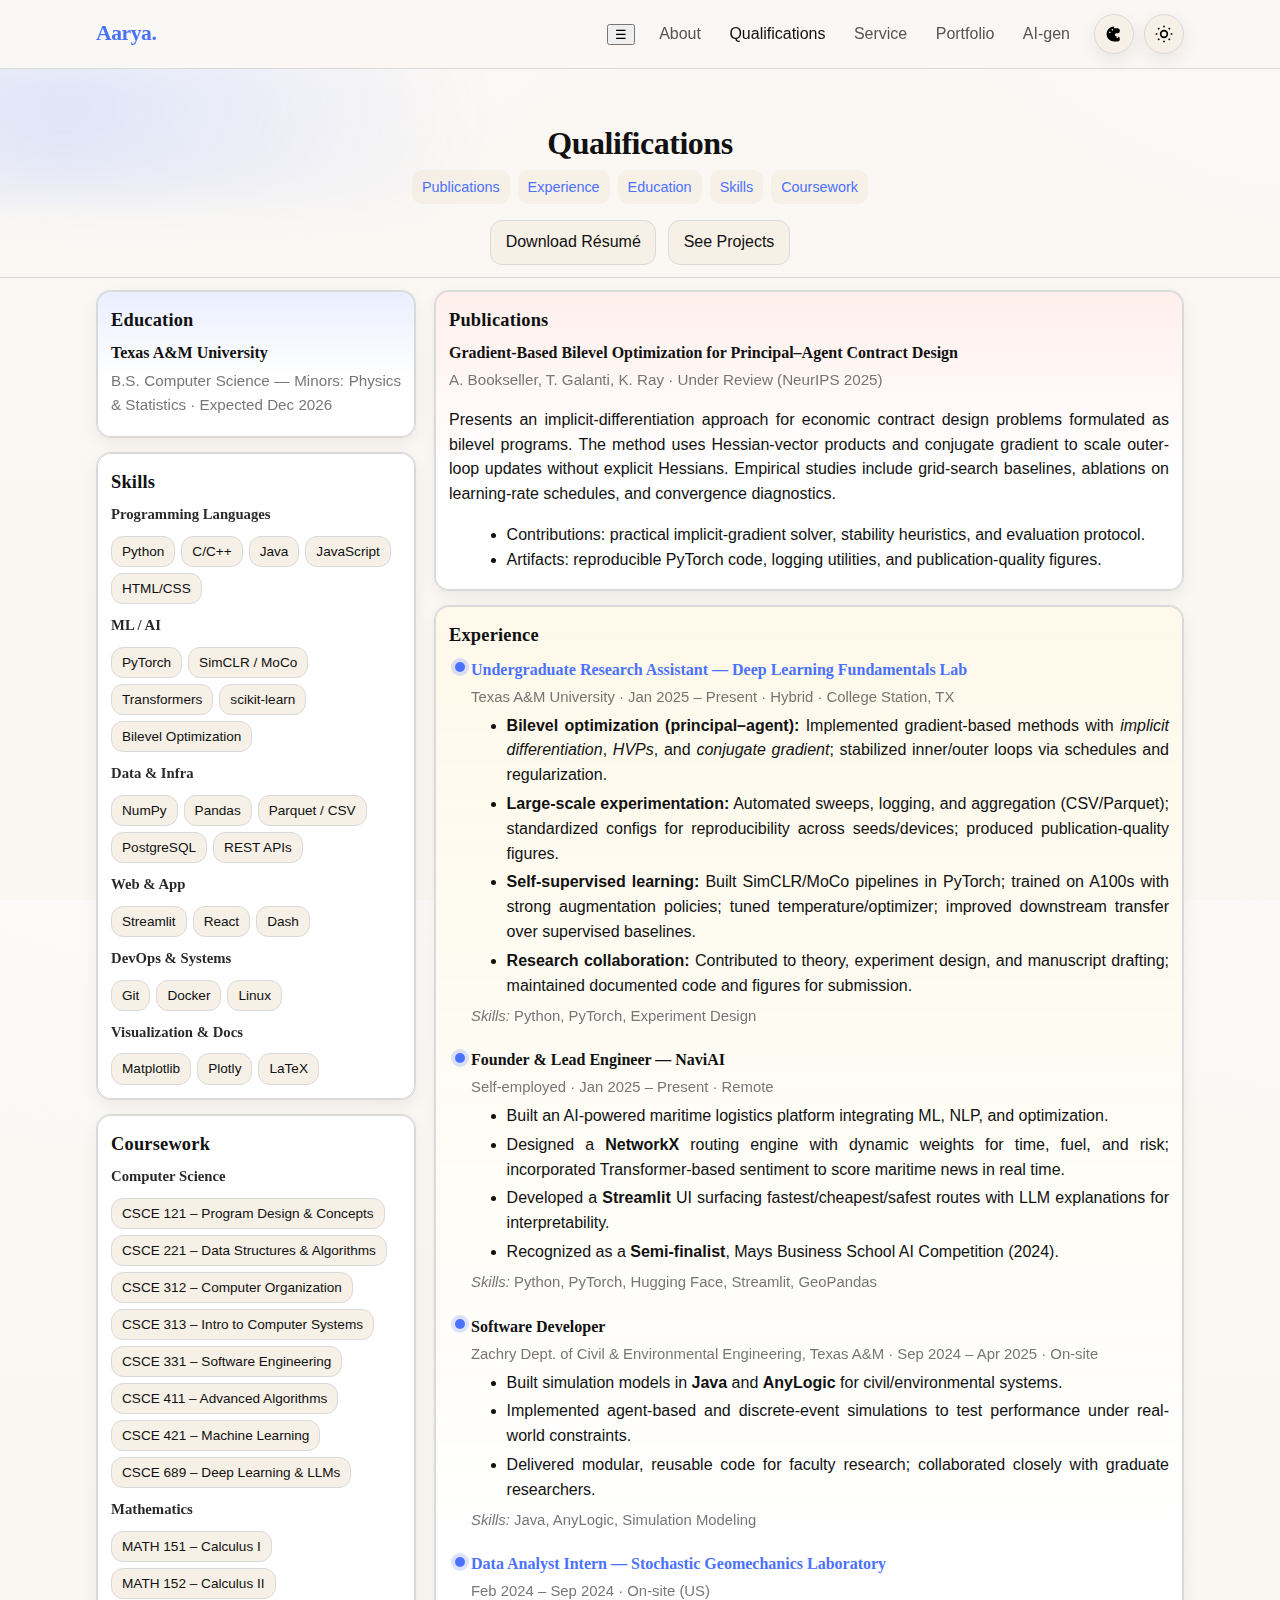
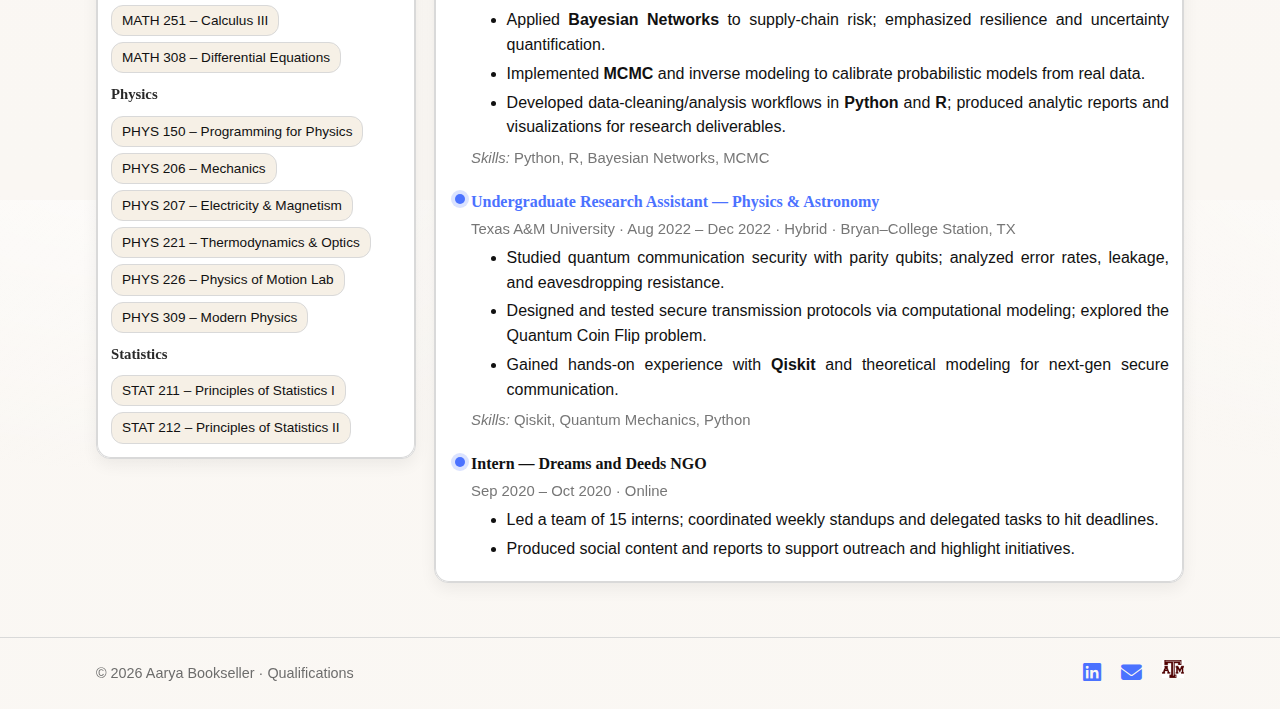
<file: qualifications.html>
<!DOCTYPE html>
<html lang="en">
<head>
  <!-- Icons -->
  <link rel="stylesheet" href="https://cdnjs.cloudflare.com/ajax/libs/font-awesome/6.5.1/css/all.min.css">

  <!-- ===== THEME BOOT (runs before paint) ===== -->
  <script>
    (function () {
      const KEY = "theme";
      const root = document.documentElement;
      const prefersDark = matchMedia("(prefers-color-scheme: dark)").matches;
      let t = "light";
      try {
        const saved = localStorage.getItem(KEY);
        t = (saved === "light" || saved === "dark") ? saved : (prefersDark ? "dark" : "light");
      } catch {}
      root.setAttribute("data-theme", t);
      root.style.colorScheme = t;

      // keep mobile browser UI in sync
      let meta = document.querySelector('meta[name="theme-color"]');
      if (!meta) { meta = document.createElement("meta"); meta.name = "theme-color"; document.head.appendChild(meta); }
      meta.setAttribute("content", t === "dark" ? "#0b0f14" : "#faf7f3");

      // helper to flip theme + enable correct CSS file
      window.__setTheme = (theme) => {
        const next = (theme === "dark") ? "dark" : "light";
        try { localStorage.setItem(KEY, next); } catch {}
        root.setAttribute("data-theme", next);
        root.style.colorScheme = next;
        const metaEl = document.querySelector('meta[name="theme-color"]');
        if (metaEl) metaEl.setAttribute("content", next === "dark" ? "#0b0f14" : "#faf7f3");
        const light = document.getElementById("lightCSS");
        const dark  = document.getElementById("darkCSS");
        if (light && dark) { light.disabled = next !== "light"; dark.disabled = next !== "dark"; }
      };
    })();
  </script>

  <meta charset="UTF-8" />
  <meta name="viewport" content="width=device-width, initial-scale=1" />
  <title>Qualifications – Aarya Bookseller</title>
  <meta name="description" content="Education, experience, publications, and skills." />

  <!-- Fonts -->
  <link rel="preconnect" href="https://fonts.googleapis.com">
  <link rel="preconnect" href="https://fonts.gstatic.com" crossorigin>
  <link href="https://fonts.googleapis.com/css2?family=Inter:wght@300;400;600;800&display=swap" rel="stylesheet">

  <!-- Base + Theme CSS -->
  <link rel="stylesheet" href="style.css" />
  <link id="lightCSS" rel="stylesheet" href="theme-light.css">
  <link id="darkCSS"  rel="stylesheet" href="theme-dark.css" disabled>

  <style>
    body { line-height: 1.55; text-align: justify; }
    .section.compact { padding-top: 0; }
    .local-nav { display:flex; gap:8px; flex-wrap:wrap; justify-content:center; margin:.5rem auto 1rem; }
    .local-nav a { padding:6px 10px; border-radius:10px; background:var(--bg-2,#f6f0e6); text-decoration:none; font-size:.9rem; }
    .local-nav a:hover { box-shadow: var(--shadow-1,0 6px 18px rgba(0,0,0,.08)); }
    .qual-grid { display:grid; grid-template-columns: 320px minmax(0,1fr); gap:18px; align-items:start; }
    @media (max-width:980px){ .qual-grid{ grid-template-columns:1fr; } }
    .stack { display:grid; gap:14px; }
    .card { padding:14px; border-radius:14px; background:var(--bg-1,#fff); box-shadow:0 6px 16px rgba(0,0,0,.06); }
    .card h2 { margin:.1rem 0 .4rem; font-size:1.15rem; font-weight:800; }
    .card h3 { margin:.2rem 0 .2rem; font-weight:700; font-size:1rem; }
    .meta { opacity:.8; font-size:.95rem; margin:.15rem 0 .4rem; }
    .card--tint-rose{ background:linear-gradient(180deg,color-mix(in oklab,#ff7a59 12%,transparent),transparent 60%),var(--bg-1,#fff); }
    .card--tint-blue{ background:linear-gradient(180deg,color-mix(in oklab,#4b72ff 12%,transparent),transparent 60%),var(--bg-1,#fff); }
    .card--tint-peach{ background:linear-gradient(180deg,color-mix(in oklab,#f2c94c 12%,transparent),transparent 60%),var(--bg-1,#fff); }
    .skills-grid { display:grid; grid-template-columns:1fr; gap:10px; }
    .skills-group h3 { font-size:.92rem; margin:0 0 .2rem; opacity:.9; }
    .pills { display:flex; flex-wrap:wrap; gap:6px; }
    .pill { padding:4px 10px; border-radius:12px; background:var(--bg-2,#f0f0f0); font-size:.85rem; white-space:nowrap; }
    .xp { display:grid; gap:14px; }
    .xp-item h3 { margin:.1rem 0 .2rem; font-size:1rem; font-weight:800; }
    .xp-item h3 a { text-decoration:none; }
    .xp-item h3 a:hover { text-decoration:underline; }
    .xp-sub { margin:.1rem 0 .3rem; opacity:.8; font-size:.93rem; }
    .xp-item ul { margin:.25rem 0 .4rem 1.1rem; }
    .xp-item li + li { margin-top:.2rem; }
    .pub h3 { margin:.2rem 0 0; font-size:1rem; }
    .pub ul { margin:.25rem 0 .2rem 1.1rem; }
    .hero-actions { margin-top:10px; display:flex; gap:12px; flex-wrap:wrap; justify-content:center; }
    .header-actions { display:flex; gap:8px; align-items:center; }
    .tab.button-like, button.tab { border:none; cursor:pointer; }
  </style>
</head>

<body class="page-qual qualifications">
<!-- Header -->
<header class="site-header">
  <div class="container" style="align-items:center; justify-content:space-between;">
    <a class="brand" href="index.html">Aarya<span>.</span></a>

    <!-- Mobile hamburger (ARIA) -->
    <button class="nav-toggle" aria-label="Toggle navigation" aria-expanded="false">☰</button>

    <!-- Primary nav -->
    <nav id="site-nav" class="site-nav" aria-label="Primary">
      <a href="index.html">About</a>
      <a href="qualifications.html" aria-current="page">Qualifications</a>
      <a href="service.html">Service</a>
      <a href="portfolio.html">Portfolio</a>
      <a href="ai.html">AI-gen</a>
    </nav>

    <!-- Accent + Theme -->
    <div class="header-actions" style="display:flex; gap:10px; align-items:center;">
      <!-- Accent picker -->
      <div class="accent-picker" id="accentPicker" aria-expanded="false">
        <button class="theme-toggle" id="accentToggle" aria-label="Choose accent color" title="Choose accent">
          <svg viewBox="0 0 24 24" width="20" height="20" fill="currentColor" aria-hidden="true">
            <path d="M12 3a9 9 0 0 0 0 18h4a3 3 0 0 0 0-6h-1a2 2 0 1 1 0-4h1a3 3 0 0 0 0-6h-4zM7 11a1 1 0 1 1 0-2 1 1 0 0 1 0 2zm3-3a1 1 0 1 1 0-2 1 1 0 0 1 0 2zm6 9a1 1 0 1 1 0-2 1 1 0 0 1 0 2z"/>
          </svg>
        </button>
        <div class="accent-menu" id="accentMenu" role="menu" aria-label="Choose accent color">
          <button class="accent-swatch" data-accent="#4b72ff"  style="background:#4b72ff"  title="Blue"></button>
          <button class="accent-swatch" data-accent="#ff7a59" style="background:#ff7a59" title="Coral"></button>
          <button class="accent-swatch" data-accent="#00b894" style="background:#00b894" title="Teal"></button>
          <button class="accent-swatch" data-accent="#a55eea" style="background:#a55eea" title="Purple"></button>
          <button class="accent-swatch" data-accent="#f2c94c" style="background:#f2c94c" title="Gold"></button>
        </div>
      </div>

      <!-- Theme toggle -->
      <button id="themeToggle" class="theme-toggle" aria-label="Toggle color theme" title="Toggle light/dark" aria-pressed="false">
        <svg class="icon-sun" viewBox="0 0 24 24" fill="none" stroke="currentColor">
          <circle cx="12" cy="12" r="4" stroke-width="2"/>
          <path stroke-width="2" d="M12 2v2m0 16v2M2 12h2m16 0h2M4.93 4.93l1.41 1.41M17.66 17.66l1.41 1.41M4.93 19.07l1.41-1.41M17.66 6.34l1.41-1.41"/>
        </svg>
        <svg class="icon-moon" viewBox="0 0 24 24" fill="currentColor" aria-hidden="true">
          <path d="M21 12.79A9 9 0 1 1 11.21 3 7 7 0 0 0 21 12.79z"/>
        </svg>
      </button>
    </div>
  </div>
</header>

  <!-- Hero -->
  <section class="hero">
    <div class="container" style="text-align:center;">
      <h1 style="margin:0;">Qualifications</h1>
      <div class="local-nav">
        <a href="#publications">Publications</a>
        <a href="#experience">Experience</a>
        <a href="#education">Education</a>
        <a href="#skills">Skills</a>
        <a href="#coursework">Coursework</a>
      </div>
      <div class="hero-actions">
        <a class="tab" href="assets/Bookseller_Aarya.pdf">Download Résumé</a>
        <a class="tab" href="portfolio.html">See Projects</a>
      </div>
    </div>
    <div class="divider"></div>
  </section>

  <main class="section compact">
    <div class="container qual-grid">
      <!-- LEFT: Sidebar -->
      <aside class="stack">
        <article class="card card--tint-blue" id="education">
          <h2>Education</h2>
          <h3>Texas A&amp;M University</h3>
          <p class="meta">B.S. Computer Science — Minors: Physics &amp; Statistics · Expected Dec 2026</p>
        </article>

        <article class="card" id="skills">
          <h2>Skills</h2>
          <div class="skills-grid">
            <section class="skills-group">
              <h3>Programming Languages</h3>
              <div class="pills">
                <span class="pill">Python</span><span class="pill">C/C++</span><span class="pill">Java</span>
                <span class="pill">JavaScript</span><span class="pill">HTML/CSS</span>
              </div>
            </section>
            <section class="skills-group">
              <h3>ML / AI</h3>
              <div class="pills">
                <span class="pill">PyTorch</span><span class="pill">SimCLR / MoCo</span><span class="pill">Transformers</span>
                <span class="pill">scikit-learn</span><span class="pill">Bilevel Optimization</span>
              </div>
            </section>
            <section class="skills-group">
              <h3>Data &amp; Infra</h3>
              <div class="pills">
                <span class="pill">NumPy</span><span class="pill">Pandas</span><span class="pill">Parquet / CSV</span>
                <span class="pill">PostgreSQL</span><span class="pill">REST APIs</span>
              </div>
            </section>
            <section class="skills-group">
              <h3>Web &amp; App</h3>
              <div class="pills">
                <span class="pill">Streamlit</span><span class="pill">React</span><span class="pill">Dash</span>
              </div>
            </section>
            <section class="skills-group">
              <h3>DevOps &amp; Systems</h3>
              <div class="pills">
                <span class="pill">Git</span><span class="pill">Docker</span><span class="pill">Linux</span>
              </div>
            </section>
            <section class="skills-group">
              <h3>Visualization &amp; Docs</h3>
              <div class="pills">
                <span class="pill">Matplotlib</span><span class="pill">Plotly</span><span class="pill">LaTeX</span>
              </div>
            </section>
          </div>
        </article>

        <article class="card" id="coursework">
          <h2>Coursework</h2>
          <div class="skills-grid">
            <section class="skills-group">
              <h3>Computer Science</h3>
              <div class="pills">
                <span class="pill">CSCE 121 – Program Design &amp; Concepts</span>
                <span class="pill">CSCE 221 – Data Structures &amp; Algorithms</span>
                <span class="pill">CSCE 312 – Computer Organization</span>
                <span class="pill">CSCE 313 – Intro to Computer Systems</span>
                <span class="pill">CSCE 331 – Software Engineering</span>
                <span class="pill">CSCE 411 – Advanced Algorithms</span>
                <span class="pill">CSCE 421 – Machine Learning</span>
                <span class="pill">CSCE 689 – Deep Learning &amp; LLMs</span>
              </div>
            </section>
            <section class="skills-group">
              <h3>Mathematics</h3>
              <div class="pills">
                <span class="pill">MATH 151 – Calculus I</span>
                <span class="pill">MATH 152 – Calculus II</span>
                <span class="pill">MATH 251 – Calculus III</span>
                <span class="pill">MATH 308 – Differential Equations</span>
              </div>
            </section>
            <section class="skills-group">
              <h3>Physics</h3>
              <div class="pills">
                <span class="pill">PHYS 150 – Programming for Physics</span>
                <span class="pill">PHYS 206 – Mechanics</span>
                <span class="pill">PHYS 207 – Electricity &amp; Magnetism</span>
                <span class="pill">PHYS 221 – Thermodynamics &amp; Optics</span>
                <span class="pill">PHYS 226 – Physics of Motion Lab</span>
                <span class="pill">PHYS 309 – Modern Physics</span>
              </div>
            </section>
            <section class="skills-group">
              <h3>Statistics</h3>
              <div class="pills">
                <span class="pill">STAT 211 – Principles of Statistics I</span>
                <span class="pill">STAT 212 – Principles of Statistics II</span>
              </div>
            </section>
          </div>
        </article>
      </aside>

      <!-- RIGHT: Main content -->
      <section class="stack">
        <article class="card card--tint-rose pub" id="publications">
          <h2>Publications</h2>
          <h3>Gradient-Based Bilevel Optimization for Principal–Agent Contract Design</h3>
          <p class="meta">A. Bookseller, T. Galanti, K. Ray · Under Review (NeurIPS 2025)</p>
          <p>
            Presents an implicit-differentiation approach for economic contract design problems formulated as bilevel programs.
            The method uses Hessian-vector products and conjugate gradient to scale outer-loop updates without explicit Hessians.
            Empirical studies include grid-search baselines, ablations on learning-rate schedules, and convergence diagnostics.
          </p>
          <ul>
            <li>Contributions: practical implicit-gradient solver, stability heuristics, and evaluation protocol.</li>
            <li>Artifacts: reproducible PyTorch code, logging utilities, and publication-quality figures.</li>
          </ul>
        </article>

        <article class="card card--tint-peach" id="experience">
          <h2>Experience</h2>
          <div class="xp">
            <section class="xp-item">
              <h3>
                <a href="https://tomergalanti.github.io/index.html" target="_blank" rel="noopener">
                  Undergraduate Research Assistant — Deep Learning Fundamentals Lab
                </a>
              </h3>
              <p class="xp-sub">Texas A&amp;M University · Jan 2025 – Present · Hybrid · College Station, TX</p>
              <ul>
                <li><strong>Bilevel optimization (principal–agent):</strong> Implemented gradient-based methods with <em>implicit differentiation</em>, <em>HVPs</em>, and <em>conjugate gradient</em>; stabilized inner/outer loops via schedules and regularization.</li>
                <li><strong>Large-scale experimentation:</strong> Automated sweeps, logging, and aggregation (CSV/Parquet); standardized configs for reproducibility across seeds/devices; produced publication-quality figures.</li>
                <li><strong>Self-supervised learning:</strong> Built SimCLR/MoCo pipelines in PyTorch; trained on A100s with strong augmentation policies; tuned temperature/optimizer; improved downstream transfer over supervised baselines.</li>
                <li><strong>Research collaboration:</strong> Contributed to theory, experiment design, and manuscript drafting; maintained documented code and figures for submission.</li>
              </ul>
              <p class="xp-sub"><em>Skills:</em> Python, PyTorch, Experiment Design</p>
            </section>

            <section class="xp-item">
              <h3>Founder &amp; Lead Engineer — NaviAI</h3>
              <p class="xp-sub">Self-employed · Jan 2025 – Present · Remote</p>
              <ul>
                <li>Built an AI-powered maritime logistics platform integrating ML, NLP, and optimization.</li>
                <li>Designed a <strong>NetworkX</strong> routing engine with dynamic weights for time, fuel, and risk; incorporated Transformer-based sentiment to score maritime news in real time.</li>
                <li>Developed a <strong>Streamlit</strong> UI surfacing fastest/cheapest/safest routes with LLM explanations for interpretability.</li>
                <li>Recognized as a <strong>Semi-finalist</strong>, Mays Business School AI Competition (2024).</li>
              </ul>
              <p class="xp-sub"><em>Skills:</em> Python, PyTorch, Hugging Face, Streamlit, GeoPandas</p>
            </section>

            <section class="xp-item">
              <h3>Software Developer</h3>
              <p class="xp-sub">Zachry Dept. of Civil &amp; Environmental Engineering, Texas A&amp;M · Sep 2024 – Apr 2025 · On-site</p>
              <ul>
                <li>Built simulation models in <strong>Java</strong> and <strong>AnyLogic</strong> for civil/environmental systems.</li>
                <li>Implemented agent-based and discrete-event simulations to test performance under real-world constraints.</li>
                <li>Delivered modular, reusable code for faculty research; collaborated closely with graduate researchers.</li>
              </ul>
              <p class="xp-sub"><em>Skills:</em> Java, AnyLogic, Simulation Modeling</p>
            </section>

            <section class="xp-item">
              <h3>
                <a href="https://zenon-sgl.tamu.edu/" target="_blank" rel="noopener">
                  Data Analyst Intern — Stochastic Geomechanics Laboratory
                </a>
              </h3>
              <p class="xp-sub">Feb 2024 – Sep 2024 · On-site (US)</p>
              <ul>
                <li>Applied <strong>Bayesian Networks</strong> to supply-chain risk; emphasized resilience and uncertainty quantification.</li>
                <li>Implemented <strong>MCMC</strong> and inverse modeling to calibrate probabilistic models from real data.</li>
                <li>Developed data-cleaning/analysis workflows in <strong>Python</strong> and <strong>R</strong>; produced analytic reports and visualizations for research deliverables.</li>
              </ul>
              <p class="xp-sub"><em>Skills:</em> Python, R, Bayesian Networks, MCMC</p>
            </section>

            <section class="xp-item">
              <h3>
                <a href="https://slxuphys.github.io/" target="_blank" rel="noopener">
                  Undergraduate Research Assistant — Physics &amp; Astronomy
                </a>
              </h3>
              <p class="xp-sub">Texas A&amp;M University · Aug 2022 – Dec 2022 · Hybrid · Bryan–College Station, TX</p>
              <ul>
                <li>Studied quantum communication security with parity qubits; analyzed error rates, leakage, and eavesdropping resistance.</li>
                <li>Designed and tested secure transmission protocols via computational modeling; explored the Quantum Coin Flip problem.</li>
                <li>Gained hands-on experience with <strong>Qiskit</strong> and theoretical modeling for next-gen secure communication.</li>
              </ul>
              <p class="xp-sub"><em>Skills:</em> Qiskit, Quantum Mechanics, Python</p>
            </section>

            <section class="xp-item">
              <h3>Intern — Dreams and Deeds NGO</h3>
              <p class="xp-sub">Sep 2020 – Oct 2020 · Online</p>
              <ul>
                <li>Led a team of 15 interns; coordinated weekly standups and delegated tasks to hit deadlines.</li>
                <li>Produced social content and reports to support outreach and highlight initiatives.</li>
              </ul>
            </section>
          </div>
        </article>
      </section>
    </div>
  </main>

  <!-- Footer -->
  <footer class="site-footer" style="border-top:1px solid var(--ring,#ddd); margin-top:2rem; padding:1.2rem 0; font-size:0.9rem;">
    <div class="container" style="display:flex; flex-wrap:wrap; align-items:center; justify-content:space-between; gap:0.75rem;">
      <div class="footer-left" style="opacity:0.85;">
        © <span id="year"></span> Aarya Bookseller · Qualifications
      </div>

      <div class="footer-links" style="display:flex; gap:1.25rem; flex-wrap:wrap; font-size:1.3rem;">
        <a href="https://www.linkedin.com/in/aarya-bookseller-b6a8531b7/" target="_blank" rel="noopener" aria-label="LinkedIn">
          <i class="fab fa-linkedin"></i>
        </a>

        <span class="tooltip">
          <a href="mailto:aaryab.work@gmail.com" aria-label="Work Email">
            <i class="fas fa-envelope"></i>
          </a>
          <span class="tooltip-text">aaryab.work@gmail.com</span>
        </span>

        <span class="tooltip">
          <a href="mailto:aaryabookseller@tamu.edu" aria-label="School Email">
            <img src="assets/tamu.png" alt="TAMU logo" style="width:22px; height:22px; object-fit:contain;">
          </a>
          <span class="tooltip-text">aaryabookseller@tamu.edu</span>
        </span>
      </div>
    </div>
  </footer>

  <!-- Tooltip styles kept inline (page-local) -->
  <style>
    .tooltip { position: relative; display: inline-block; }
    .tooltip .tooltip-text {
      visibility: hidden; opacity: 0; position: absolute; bottom: 130%; left: 50%;
      transform: translateX(-50%);
      background: var(--bg-1, #fff); color: var(--text, #000);
      padding: 6px 10px; border-radius: 6px; font-size: 0.85rem; white-space: nowrap;
      box-shadow: 0 4px 12px rgba(0,0,0,0.15); transition: opacity 0.2s ease; z-index: 10;
    }
    .tooltip .tooltip-text::after {
      content: ""; position: absolute; top: 100%; left: 50%; transform: translateX(-50%);
      border-width: 6px; border-style: solid; border-color: var(--bg-1,#fff) transparent transparent transparent;
    }
    .tooltip:hover .tooltip-text { visibility: visible; opacity: 1; }
  </style>

  <!-- ===== Scripts (self-contained) ===== -->
  <script>
    // Sync theme link disabled states once links exist
    (function syncThemeLinks(){
      const t = document.documentElement.getAttribute("data-theme") || "light";
      const light = document.getElementById("lightCSS");
      const dark  = document.getElementById("darkCSS");
      if (light && dark) { light.disabled = t !== "light"; dark.disabled = t !== "dark"; }
      const prev = window.__setTheme;
      window.__setTheme = (theme) => { prev(theme); if (light && dark) { light.disabled = theme !== "light"; dark.disabled = theme !== "dark"; } };
    })();

    // Footer year
    document.getElementById('year').textContent = new Date().getFullYear();

    // Mobile nav
    (function(){
      const t = document.querySelector('.nav-toggle');
      const n = document.getElementById('site-nav');
      if (!t || !n) return;
      t.addEventListener('click', () => {
        const open = t.getAttribute('aria-expanded') === 'true';
        t.setAttribute('aria-expanded', String(!open));
        n.classList.toggle('open', !open);
      });
    })();

    // Accent picker (with persistence)
    (function(){
      const picker = document.getElementById('accentPicker');
      const menu   = document.getElementById('accentMenu');
      const toggle = document.getElementById('accentToggle');
      if (!picker || !menu || !toggle) return;
      const ACCENT_KEY = "accent";

      try {
        const saved = localStorage.getItem(ACCENT_KEY);
        if (saved) document.documentElement.style.setProperty('--accent', saved);
      } catch {}

      toggle.addEventListener('click', (e) => {
        e.stopPropagation();
        const open = picker.getAttribute('aria-expanded') === 'true';
        picker.setAttribute('aria-expanded', String(!open));
      });
      menu.addEventListener('click', (e) => {
        const sw = e.target.closest('[data-accent]');
        if (!sw) return;
        const color = sw.dataset.accent;
        document.documentElement.style.setProperty('--accent', color);
        try { localStorage.setItem(ACCENT_KEY, color); } catch {}
        picker.setAttribute('aria-expanded', 'false');
      });
      document.addEventListener('click', (e) => {
        if (!picker.contains(e.target)) picker.setAttribute('aria-expanded','false');
      });
    })();

    // Theme toggle
    (function(){
      const btn = document.getElementById('themeToggle');
      if (!btn) return;
      const setPressed = () => btn.setAttribute('aria-pressed', String((document.documentElement.getAttribute('data-theme')||'light') === 'dark'));
      setPressed();
      btn.addEventListener('click', () => {
        const cur = document.documentElement.getAttribute('data-theme') || 'light';
        const next = cur === 'dark' ? 'light' : 'dark';
        window.__setTheme(next);
        setPressed();
      });
    })();

    // Back to Top
    (function(){
      const btn = document.getElementById("backToTop");
      addEventListener("scroll", () => {
        if (scrollY > 200) btn.classList.add("show"); else btn.classList.remove("show");
      });
      btn.addEventListener("click", () => scrollTo({ top: 0, behavior: "smooth" }));
    })();
  </script>
</body>
</html>
</file>
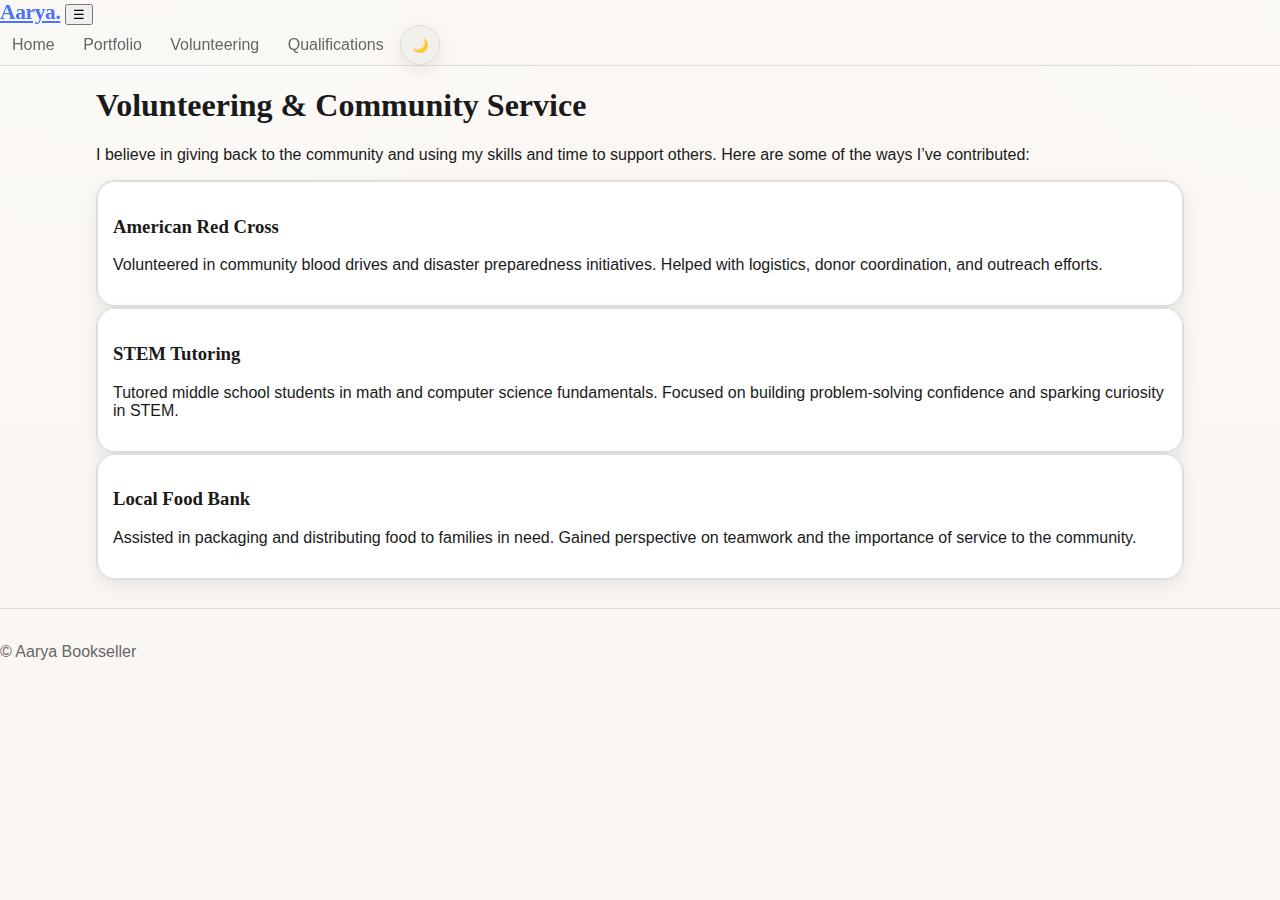
<file: service.html>
<!DOCTYPE html>
<html lang="en" data-theme="light">
<head>
<meta charset="UTF-8" />
<meta name="viewport" content="width=device-width, initial-scale=1" />
<title>Volunteering – Aarya Bookseller</title>
<link href="https://fonts.googleapis.com/css2?family=Inter:wght@300;400;600;800&display=swap" rel="stylesheet">
<link rel="stylesheet" href="style.css" />
</head>
<body>
<header class="site-header">
<a class="brand" href="index.html">Aarya<span>.</span></a>
<button class="nav-toggle" aria-label="Open Menu" aria-expanded="false">☰</button>
<nav class="site-nav" id="site-nav">
<a href="index.html">Home</a>
<a href="portfolio.html">Portfolio</a>
<a href="service.html" class="active">Volunteering</a>
<a href="qualifications.html">Qualifications</a>
<button id="theme-toggle" class="theme-toggle" aria-label="Toggle dark mode">🌙</button>
</nav>
</header>


<main class="container narrow">
<h1>Volunteering & Community Service</h1>
<p>I believe in giving back to the community and using my skills and time to support others. Here are some of the ways I’ve contributed:</p>


<div class="grid two">
<article class="card">
<h3>American Red Cross</h3>
<p>Volunteered in community blood drives and disaster preparedness initiatives. Helped with logistics, donor coordination, and outreach efforts.</p>
</article>


<article class="card">
<h3>STEM Tutoring</h3>
<p>Tutored middle school students in math and computer science fundamentals. Focused on building problem‑solving confidence and sparking curiosity in STEM.</p>
</article>


<article class="card">
<h3>Local Food Bank</h3>
<p>Assisted in packaging and distributing food to families in need. Gained perspective on teamwork and the importance of service to the community.</p>
</article>
</div>
</main>


<footer class="site-footer">
<p>© <span id="year"></span> Aarya Bookseller</p>
</footer>
<script src="script.js" defer></script>
</body>
</html>
</file>
<file: style.css>
/* =========================================================
   Aarya Portfolio — Site Styles (updated)
   - Light/Dark tokens
   - Base + layout
   - Header (theme + accent picker)
   - Sections / Hero (accent glow + reveal)
   - Buttons
   - Music widgets
   - Shared components (grids, cards, pills, tabs, timeline)
   - Footer
   ========================================================= */

/* =========================
   Design tokens (light/dark)
   ========================= */
   :root{
    --bg-0:#faf7f3; --bg-1:#fff; --bg-2:#f2f0eb;
    --text:#1a1a1a; --muted:#666; --ring:#ddd;
  
    /* Accents (runtime updatable via accent switcher) */
    --accent:#4b72ff; --accent-contrast:#fff;
  
    --tint-peach:#ffe2cc; --tint-blue:#e0ebff; --tint-rose:#ffdce5; --tint-green:#d9f2e5;
  
    --radius:18px;
    --shadow-1:0 6px 18px rgba(0,0,0,.08);
    --shadow-2:0 10px 28px rgba(0,0,0,.12);
  }
  [data-theme="dark"]{
    --bg-0:#0b0f14; --bg-1:#111722; --bg-2:#0f1621;
    --text:#e8eef7; --muted:#9fb1c7; --ring:#263446;
  
    --accent:#7aa2ff; --accent-contrast:#0b0f14;
  
    --tint-peach:#f6c7a6; --tint-blue:#b7d0ff; --tint-rose:#ffc7d6;
  
    --shadow-1:0 6px 18px rgba(0,0,0,.25);
    --shadow-2:0 10px 28px rgba(0,0,0,.35);
  }
  
  /* =========================
     Base
     ========================= */
  *{box-sizing:border-box}
  html,body{height:100%}
  html{scroll-behavior:smooth}
  body{
    margin:0;
    font-family:"Helvetica Neue", Helvetica, Arial, sans-serif;
    color:var(--text);
    background:
      radial-gradient(1200px 800px at 10% -10%, rgba(255,255,255,.6), transparent 45%),
      radial-gradient(1200px 800px at 110% -10%, rgba(255,255,255,.4), transparent 45%),
      linear-gradient(180deg, color-mix(in oklab, var(--bg-0) 92%, #fff), var(--bg-0));
    min-height:100%;
  }
  [data-theme="dark"] body{background:var(--bg-0)}
  a{color:var(--accent); text-decoration:none}
  a:hover{text-decoration:underline}
  .container{width:min(1100px,92vw); margin:0 auto; padding:0 6px}
  
  /* Headings use Merriweather (import in HTML head) */
  h1,h2,h3,.brand{font-family:"Merriweather", Georgia, serif}
  
  /* =========================
     Header
     ========================= */
  .site-header{
    position:sticky; top:0; z-index:20;
    border-bottom:1px solid var(--ring);
    backdrop-filter:blur(10px);
    background:color-mix(in oklab, var(--bg-0) 70%, transparent);
  }
  .site-header .container{
    display:grid; grid-template-columns:1fr auto auto auto; /* brand | nav | accent | theme */
    gap:12px; align-items:center;
    padding-block:14px;
  }
  .brand{font-weight:900; font-size:1.35rem; letter-spacing:-.02em}
  .brand span{color:var(--accent)}
  .site-nav a{color:var(--muted); margin-inline:.75rem}
  .site-nav a[aria-current="page"]{color:var(--text)}
  
  .theme-toggle{
    display:inline-flex; align-items:center; justify-content:center; width:40px; height:40px;
    border-radius:999px; border:1px solid var(--ring); background:var(--bg-2); box-shadow:var(--shadow-1); cursor:pointer;
  }
  .theme-toggle svg{width:20px; height:20px}
  .theme-toggle .icon-sun{display:none}
  [data-theme="light"] .theme-toggle .icon-sun{display:block}
  [data-theme="light"] .theme-toggle .icon-moon{display:none}
  [data-theme="dark"]  .theme-toggle .icon-moon{display:block}
  
  /* Accent picker */
  .accent-picker{position:relative}
  .accent-menu{
    position:absolute; right:0; top:calc(100% + 8px);
    display:none; padding:10px; background:var(--bg-1); border:1px solid var(--ring);
    border-radius:12px; box-shadow:var(--shadow-2);
  }
  .accent-picker[aria-expanded="true"] .accent-menu{display:flex; gap:8px}
  .accent-swatch{
    width:26px; height:26px; border-radius:999px; border:1px solid var(--ring); cursor:pointer;
  }
  
  /* =========================
     Sections / dividers
     ========================= */
  .section{padding:16px 0 22px}
  .section-title{display:inline-flex; align-items:center; gap:12px; font-weight:800; font-size:1.6rem}
  .section-title::after{content:""; flex:1; height:3px; background:var(--accent); border-radius:2px}
  .divider{margin:12px 0 0; height:1px; background:var(--ring)}
  
  /* =========================
     Hero + accent glow + reveal
     ========================= */
  .hero{position:relative; padding:56px 0 12px; overflow:clip}
  .hero::before{
    content:""; position:absolute; inset:-10% 35% auto -10%; height:70%;
    background:radial-gradient(700px 380px at 20% 40%, color-mix(in oklab, var(--accent) 16%, transparent) 0%, transparent 60%);
    filter:blur(20px) saturate(110%); pointer-events:none;
  }
  [data-theme="dark"] .hero::before{
    background:radial-gradient(700px 380px at 20% 40%, color-mix(in oklab, var(--accent) 22%, transparent) 0%, transparent 62%);
  }
  .hero h1{margin:0 0 .4rem; font-weight:800; letter-spacing:-.015em; line-height:1.15}
  .hero p{margin:0; color:var(--muted); max-width:68ch}
  
  /* reveal animations */
  @keyframes fadeIn{from{opacity:0; transform:translateY(6px)} to{opacity:1; transform:none}}
  @keyframes slideUp{from{opacity:0; transform:translateY(14px)} to{opacity:1; transform:none}}
  .reveal{opacity:0; transform:translateY(10px)}
  .reveal.is-revealed{animation:fadeIn .5s ease-out forwards}
  .hero .hero-animate{opacity:0; transform:translateY(14px); animation:slideUp .6s ease-out .05s forwards}
  .card.reveal.is-revealed{animation:fadeIn .45s ease-out forwards}
  
  /* =========================
     Buttons
     ========================= */
  .cta-row,.actions{display:flex; gap:12px; flex-wrap:wrap; margin-top:18px}
  .btn,.button{
    display:inline-flex; align-items:center; justify-content:center;
    padding:.65rem 1.1rem; border-radius:14px; font-weight:600;
    color:var(--accent-contrast); border:1px solid transparent;
    background:linear-gradient(180deg, color-mix(in oklab, var(--accent) 96%, #fff) 0%, var(--accent) 100%);
    box-shadow:0 8px 20px rgba(0,0,0,.10), 0 0 0 1px color-mix(in oklab, var(--accent) 35%, transparent) inset;
    transition:background .15s, transform .15s, box-shadow .15s;
    text-decoration:none;
  }
  .btn:hover,.button:hover{transform:translateY(-2px); box-shadow:var(--shadow-2); text-decoration:none}
  .btn:active,.button:active{transform:translateY(0); box-shadow:var(--shadow-1)}
  .btn--ghost,.button--ghost{
    background:color-mix(in oklab, var(--accent) 6%, transparent);
    color:var(--accent); border-color:color-mix(in oklab, var(--accent) 55%, var(--ring));
  }
  
  /* =========================
     Music
     ========================= */
  .music-card{
    display:grid; grid-template-columns:auto 1fr; gap:12px; align-items:center;
    margin-top:20px; padding:12px 14px; background:var(--bg-1); border:1px solid var(--ring);
    border-radius:var(--radius); box-shadow:var(--shadow-1);
  }
  .play-btn{
    width:42px; height:42px; border-radius:999px; border:0; cursor:pointer;
    background:var(--accent); color:var(--accent-contrast); font-weight:700; box-shadow:var(--shadow-1);
  }
  .track-info{font-size:.98rem}
  .track-info .label{font-weight:700}
  .track-info .song{color:var(--accent); margin-left:.4rem}
  
  /* Pill equalizer (animates only when .music-playing is present) */
  .music-pill{
    display:flex; align-items:center; gap:10px; border:1px solid var(--ring); background:var(--bg-1);
    border-radius:999px; padding:6px 10px; box-shadow:var(--shadow-1);
  }
  .music-pill .eq{display:flex; gap:3px; height:14px; align-items:flex-end}
  .music-pill .eq-bar{width:2px; height:12px; background:var(--accent); opacity:.6; transform-origin:bottom center}
  .music-playing .eq-bar{opacity:1; animation:beat 1s ease-in-out infinite}
  .music-playing .eq-bar:nth-child(2){animation-delay:.08s}
  .music-playing .eq-bar:nth-child(3){animation-delay:.16s}
  .music-playing .eq-bar:nth-child(4){animation-delay:.24s}
  .music-playing .eq-bar:nth-child(5){animation-delay:.32s}
  @keyframes beat{0%,100%{transform:scaleY(.3)} 50%{transform:scaleY(1)}}
  
  /* =========================
     Shared components
     ========================= */
  .grid-2{display:grid; grid-template-columns:repeat(2,minmax(0,1fr)); gap:24px}
  .grid-3{display:grid; grid-template-columns:repeat(3,minmax(0,1fr)); gap:24px}
  .grid-4{display:grid; grid-template-columns:repeat(4,minmax(0,1fr)); gap:24px}
  @media (max-width:980px){.grid-3,.grid-4{grid-template-columns:repeat(2,minmax(0,1fr))}}
  @media (max-width:720px){.grid-2,.grid-3,.grid-4{grid-template-columns:1fr}}
  .row{display:flex; gap:24px}
  .col{display:flex; flex-direction:column; gap:16px}
  
  /* Cards (lighter hover, less jump) */
  .card{
    position:relative; background:var(--bg-1); border:1px solid var(--ring);
    border-radius:var(--radius); padding:16px; box-shadow:var(--shadow-1);
    transition:transform .2s ease, box-shadow .2s ease, border-color .2s ease, filter .2s ease;
    overflow:hidden;
  }
  .card::after{content:""; position:absolute; inset:0; border-radius:inherit; box-shadow:0 0 0 1px var(--ring) inset; pointer-events:none; transition:box-shadow .2s ease}
  .card:hover{transform:translateY(-4px); box-shadow:0 14px 30px rgba(0,0,0,.16), 0 0 0 2px color-mix(in oklab, var(--accent) 18%, transparent); border-color:color-mix(in oklab, var(--accent) 28%, var(--ring)); filter:saturate(1.04)}
  .card:hover::after{box-shadow:0 0 0 2px color-mix(in oklab, var(--accent) 28%, transparent) inset}
  .card__img{width:100%; aspect-ratio:16/9; object-fit:cover; border-radius:14px; margin-bottom:10px; transform:scale(1); transition:transform .3s ease}
  .card:hover .card__img{transform:scale(1.04)}
  .card h2,.card__title{margin:0 0 .45rem; font-size:1.12rem; letter-spacing:.2px}
  .card--tint-peach{background:linear-gradient(180deg, color-mix(in oklab, var(--tint-peach) 20%, transparent), var(--bg-1))}
  .card--tint-blue{ background:linear-gradient(180deg, color-mix(in oklab, var(--tint-blue) 20%, transparent), var(--bg-1))}
  .card--tint-rose{ background:linear-gradient(180deg, color-mix(in oklab, var(--tint-rose) 20%, transparent), var(--bg-1))}
  .full-width{grid-column:1 / -1}
  .meta{color:var(--muted); margin:0 0 .4rem; font-size:.95rem}
  
  /* Pills / tags */
  .pills{display:flex; flex-wrap:wrap; gap:8px; margin-top:10px}
  .pill{display:inline-flex; align-items:center; padding:.32rem .6rem; border-radius:999px; font-size:.85rem; background:var(--bg-2); border:1px solid var(--ring); color:var(--text)}
  
  /* Tabs */
  .tablist{display:flex; gap:10px; flex-wrap:wrap; align-items:center; margin-top:14px; padding:6px 2px; overflow-x:auto; scrollbar-width:thin}
  .tab{display:inline-flex; align-items:center; justify-content:center; padding:.55rem .9rem; border-radius:12px; border:1px solid var(--ring); background:var(--bg-2); color:var(--text); white-space:nowrap; cursor:pointer; user-select:none; transition:background .15s, color .15s, border-color .15s}
  .tab:hover{border-color:color-mix(in oklab, var(--accent) 35%, var(--ring))}
  .tab[aria-selected="true"]{background:var(--accent); color:var(--accent-contrast); border-color:transparent; box-shadow:0 6px 16px rgba(0,0,0,.08)}
  .tab:focus-visible{outline:2px solid var(--accent); outline-offset:2px}
  .tab--link{text-decoration:none}
  
  /* Experience timeline */
  .xp{display:grid; gap:18px}
  .xp-item{position:relative; padding-left:22px}
  .xp-item::before{content:""; position:absolute; left:6px; top:6px; width:10px; height:10px; border-radius:50%; background:var(--accent); box-shadow:0 0 0 4px color-mix(in oklab, var(--accent) 20%, transparent)}
  .xp-title{margin:0; font-weight:700}
  .xp-sub{margin:.5rem 0 0; color:var(--muted)}
  .xp h4{margin:.75rem 0 .35rem; color:var(--accent); font-size:1rem}
  .xp ul{margin:0; padding-left:18px; color:var(--text)}
  .xp li{margin:.25rem 0}
  
  /* =========================
     Footer
     ========================= */
  .site-footer{border-top:1px solid var(--ring); margin-top:28px; padding:18px 0; color:var(--muted)}
  
  /* =========================
     Motion preference
     ========================= */
  @media (prefers-reduced-motion:reduce){
    *{transition:none !important; animation:none !important}
    .reveal,.hero .hero-animate{opacity:1 !important; transform:none !important}
  }
  

  /* =========================
   Back to Top Button
   ========================= */
#backToTop {
  position: fixed;
  bottom: 24px;
  right: 24px;
  z-index: 1000;
  padding: 10px 14px;
  font-size: 1.1rem;
  font-weight: bold;
  border: none;
  border-radius: 50%;
  background: var(--accent, #4b72ff);
  color: #fff;
  cursor: pointer;
  box-shadow: 0 4px 12px rgba(0,0,0,0.2);
  opacity: 0;
  visibility: hidden;
  transition: opacity 0.3s ease, transform 0.3s ease;
}

#backToTop:hover {
  transform: translateY(-3px);
  background: color-mix(in oklab, var(--accent) 80%, black);
}

#backToTop.show {
  opacity: 1;
  visibility: visible;
}
</file>
<file: theme-light.css>
/* ================================
   Light Theme Variables
   ================================ */
:root {
  /* Background layers */
  --bg-0: #faf7f3;   /* app background */
  --bg-1: #ffffff;   /* cards, surfaces */
  --bg-2: #f6f0e6;   /* secondary surfaces */

  /* Text */
  --text:  #111111;  /* main text */
  --muted: #555555;  /* secondary text */
  --ring:  #d9d9d9;  /* borders, outlines */

  /* Accent (default for light mode) */
  --accent:           #4b72ff;
  --accent-contrast:  #ffffff;

  /* Tints for cards/sections */
  --tint-peach: #fbd5a6;
  --tint-blue:  #c7d9ff;
  --tint-rose:  #ffc7d6;

  /* Radius + shadows */
  --radius:   18px;
  --shadow-1: 0 6px 18px rgba(0,0,0,.08);
  --shadow-2: 0 10px 28px rgba(0,0,0,.12);
}
</file>
<file: theme-dark.css>
/* Theme: Dark — tokens only */
:root{
  --bg-0: #0b0f14;
  --bg-1: #111722;
  --bg-2: #0f1621;

  --text:  #e8eef7;
  --muted: #9fb1c7;
  --ring:  #263446;

  --accent:           #7aa2ff;
  --accent-contrast:  #0b0f14;

  --tint-peach: #f6c7a6;
  --tint-blue:  #b7d0ff;
  --tint-rose:  #ffc7d6;

  --radius:   18px;
  --shadow-1: 0 6px 18px rgba(0,0,0,.25);
  --shadow-2: 0 10px 28px rgba(0,0,0,.35);
}
</file>
